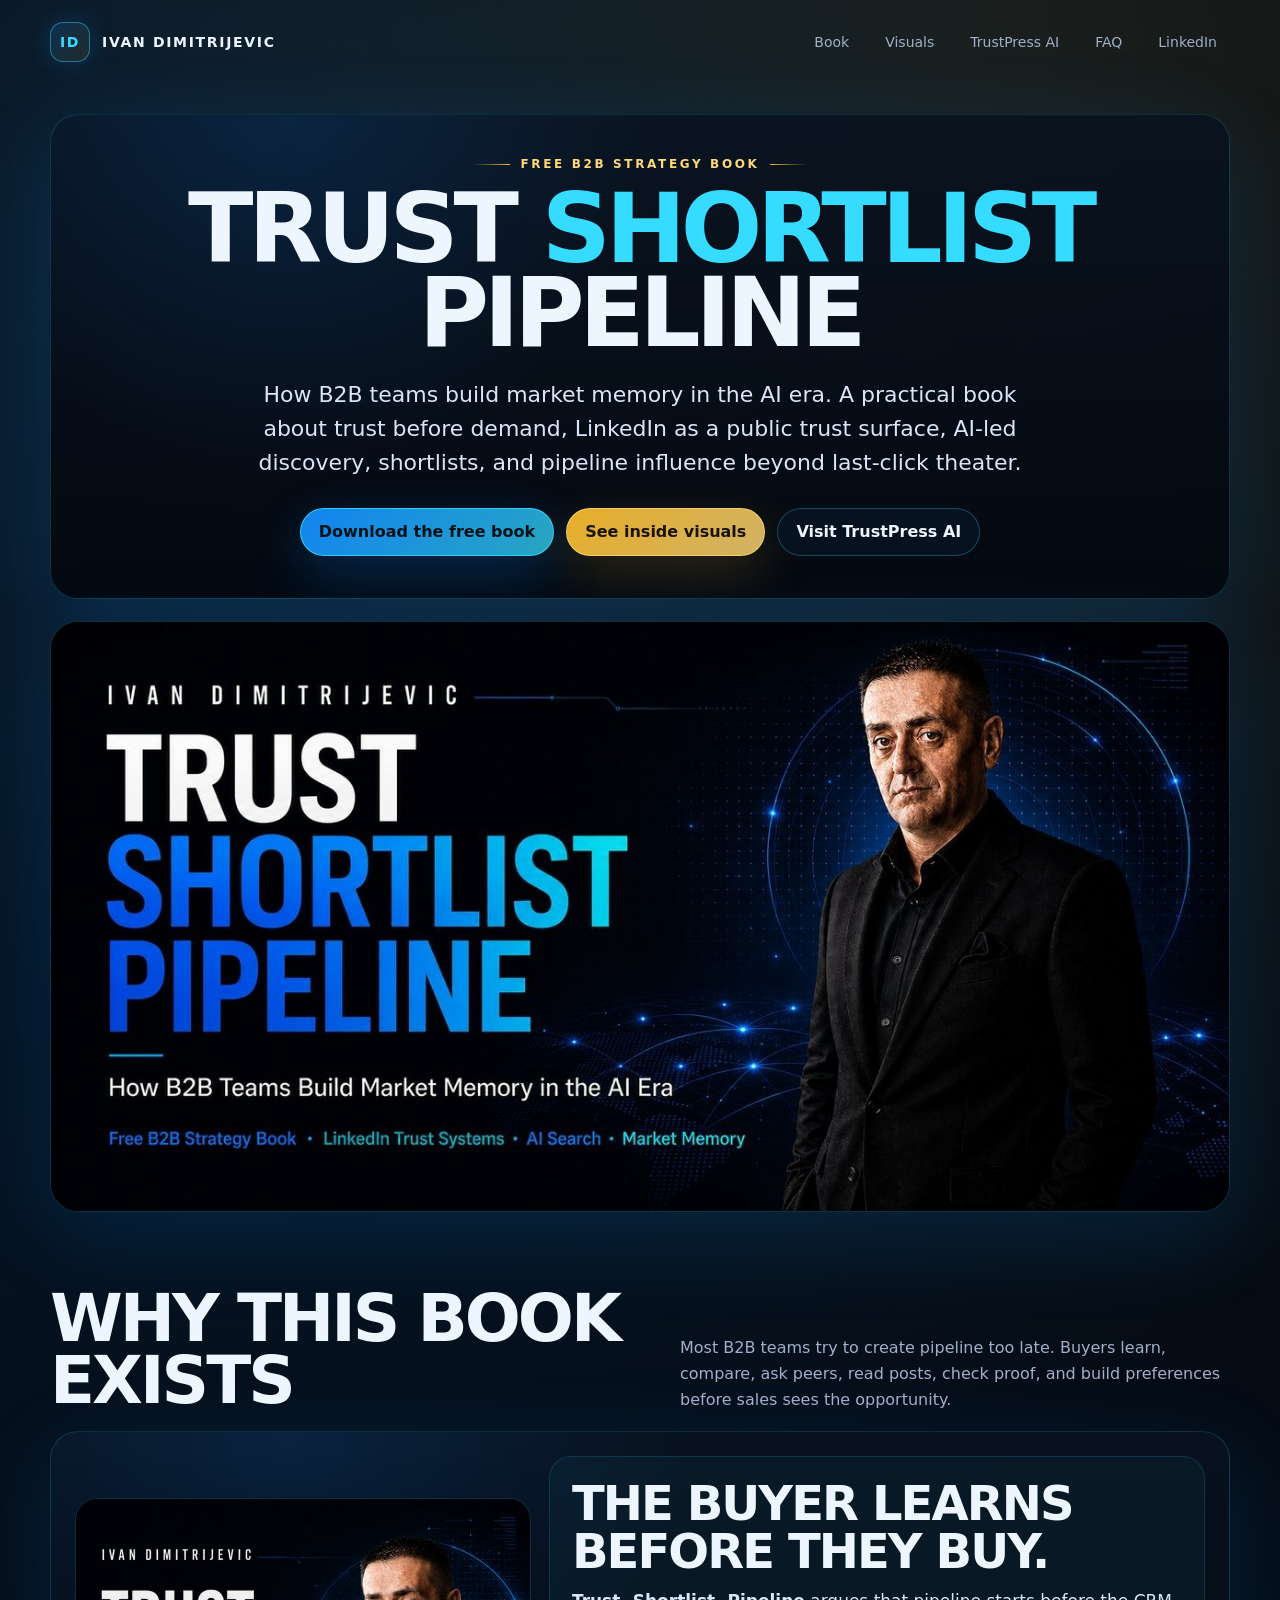
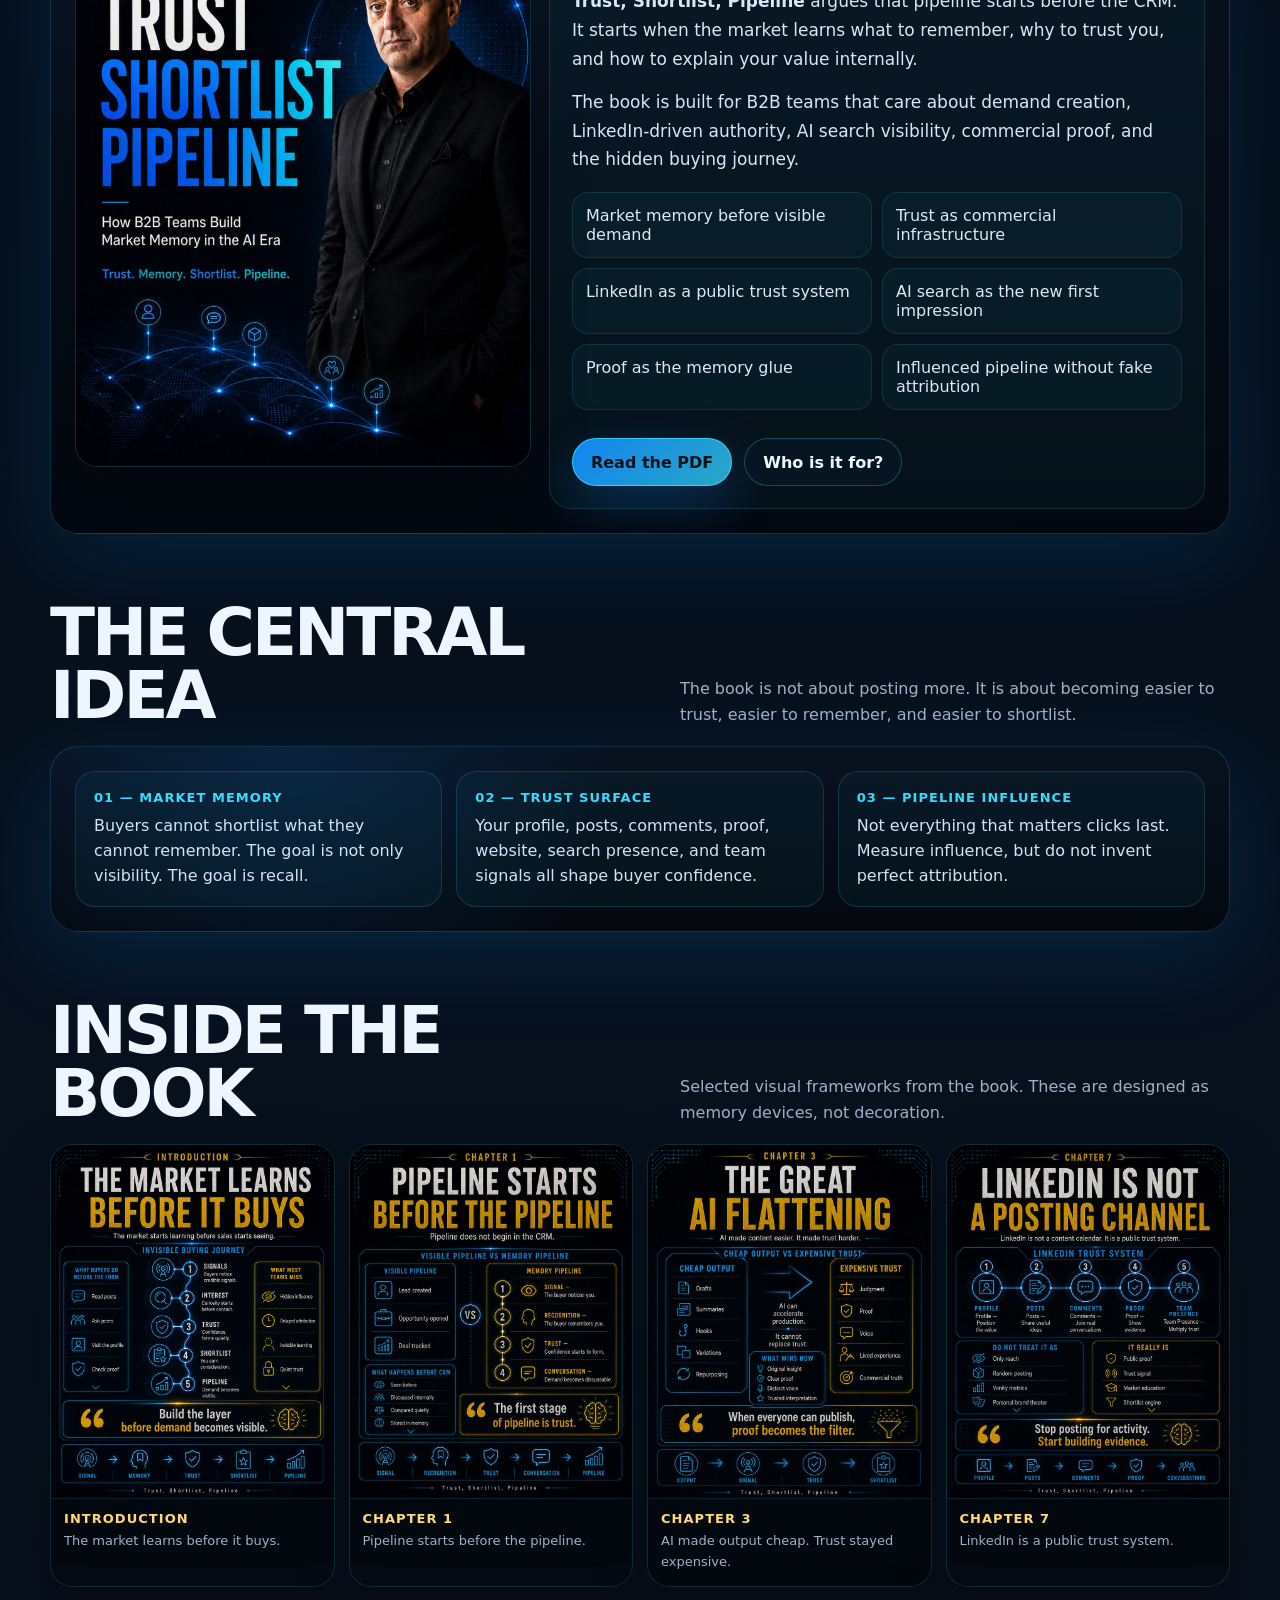
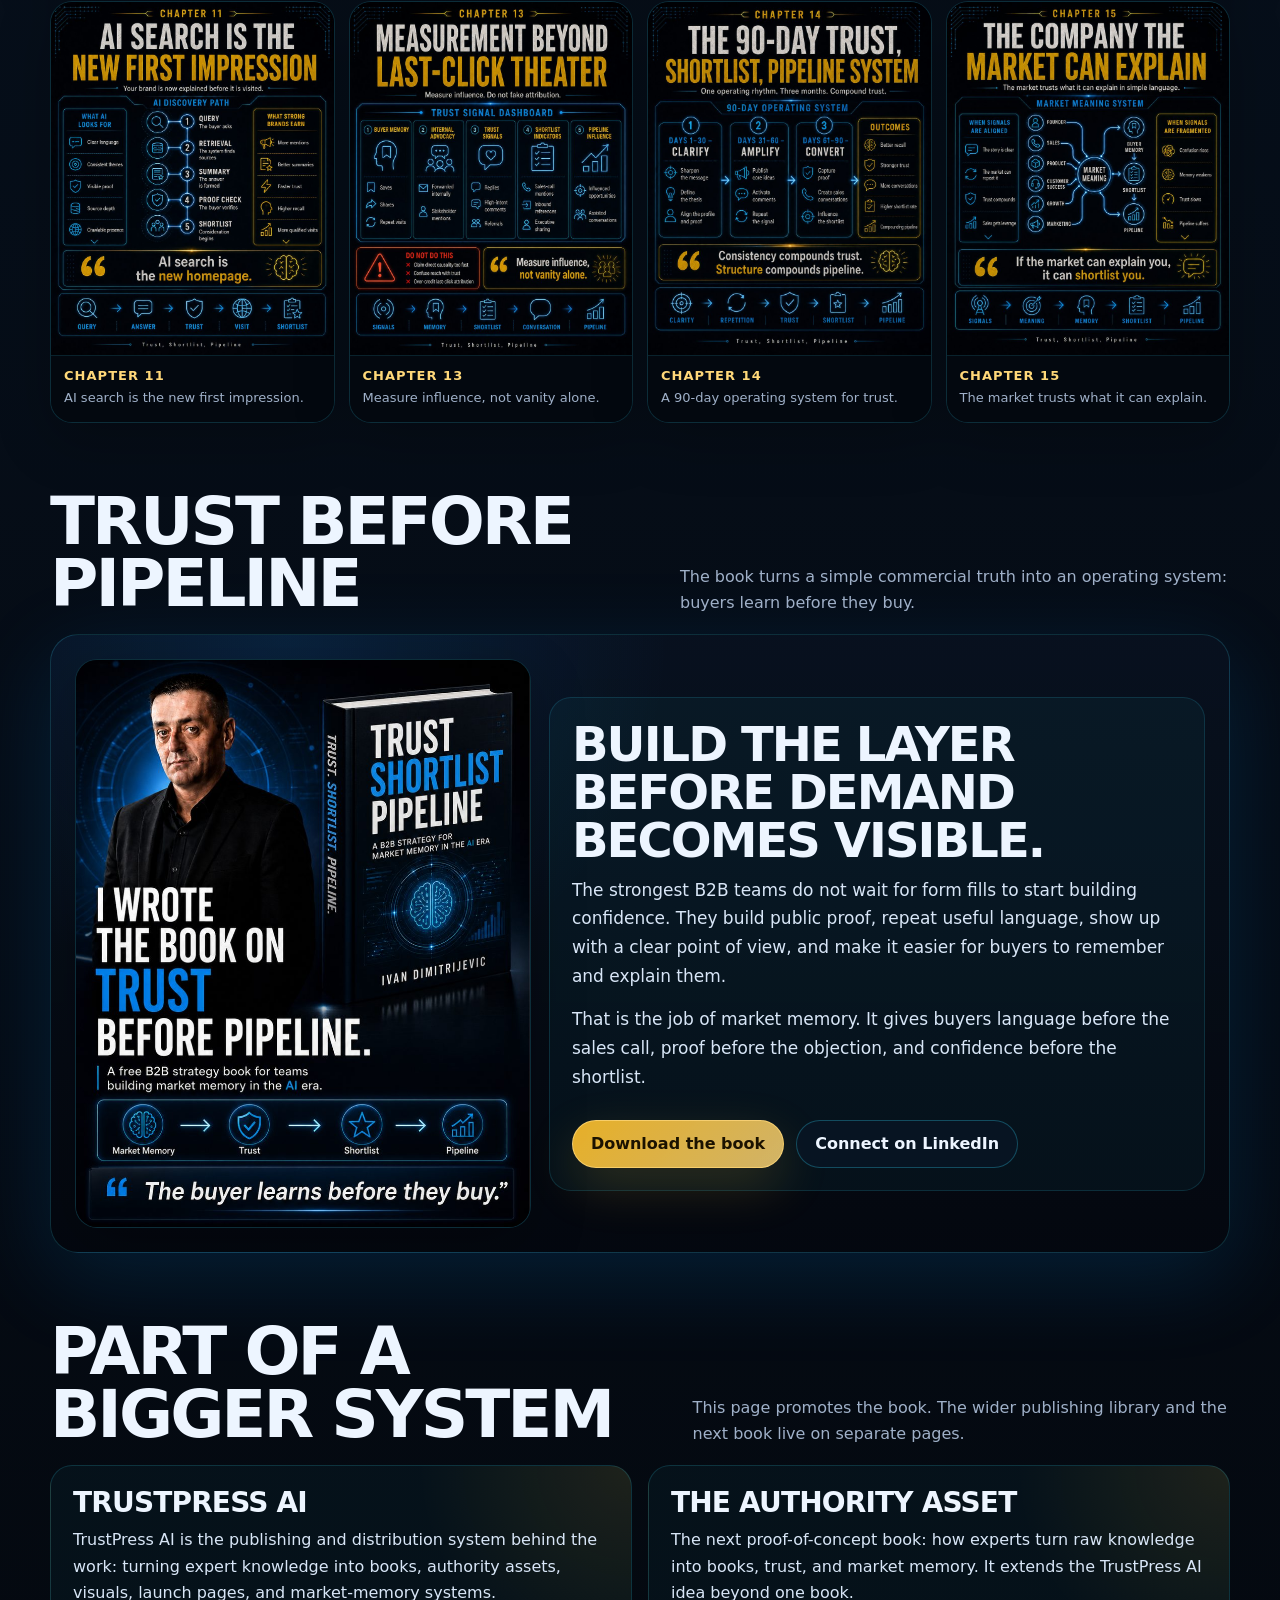
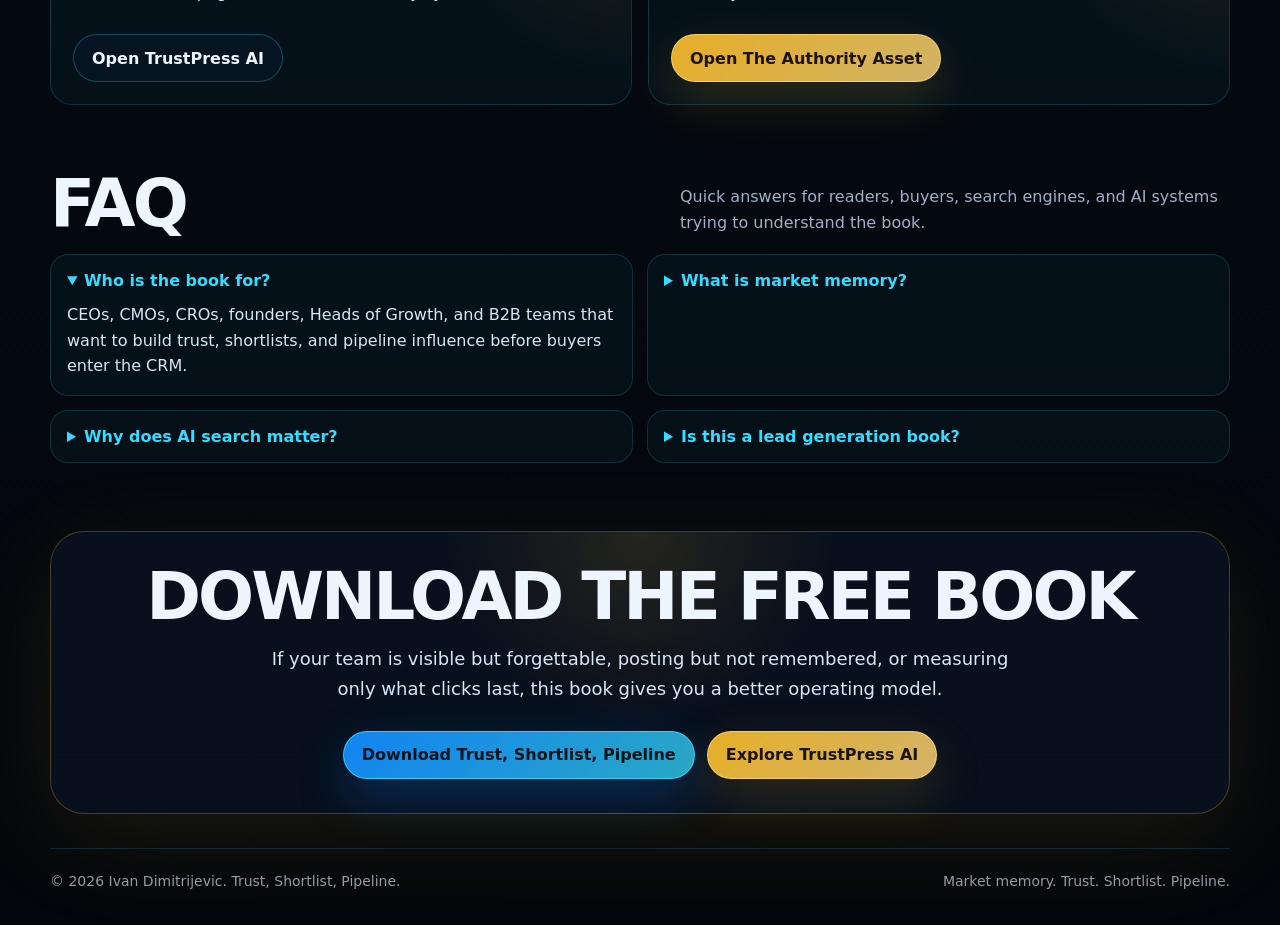
<file: index.html>
<!doctype html>
<html lang="en">
<head>
  <meta charset="utf-8" />
  <meta name="viewport" content="width=device-width, initial-scale=1" />

  <title>Trust, Shortlist, Pipeline — Free B2B Strategy Book by Ivan Dimitrijevic</title>
  <meta name="description" content="Download Trust, Shortlist, Pipeline, a free B2B strategy book by Ivan Dimitrijevic about market memory, trust, LinkedIn trust systems, AI search, shortlists, and influenced pipeline." />
  <link rel="canonical" href="https://ivandimitry.github.io/" />

  <meta property="og:title" content="Trust, Shortlist, Pipeline — Free B2B Strategy Book" />
  <meta property="og:description" content="How B2B teams build market memory in the AI era. A free strategy book by Ivan Dimitrijevic." />
  <meta property="og:type" content="website" />
  <meta property="og:url" content="https://ivandimitry.github.io/" />
  <meta property="og:image" content="https://ivandimitry.github.io/social-preview.jpg" />

  <meta name="twitter:card" content="summary_large_image" />
  <meta name="twitter:title" content="Trust, Shortlist, Pipeline — Free B2B Strategy Book" />
  <meta name="twitter:description" content="How B2B teams build market memory in the AI era." />
  <meta name="twitter:image" content="https://ivandimitry.github.io/social-preview.jpg" />

  <style>
    :root {
      --bg: #03060b;
      --panel: rgba(9, 18, 32, .86);
      --panel2: rgba(11, 27, 47, .72);
      --line: rgba(58, 219, 255, .18);
      --text: #edf5ff;
      --muted: #9fb0c8;
      --blue: #138cff;
      --cyan: #35dcff;
      --gold: #f0b629;
      --gold2: #ffd879;
      --radius: 28px;
      --shadow: 0 24px 90px rgba(0, 148, 255, .15);
      --max: 1180px;
    }

    * { box-sizing: border-box; }
    html { scroll-behavior: smooth; }
    body {
      margin: 0;
      color: var(--text);
      font-family: Inter, ui-sans-serif, system-ui, -apple-system, BlinkMacSystemFont, "Segoe UI", sans-serif;
      background:
        radial-gradient(circle at 18% 5%, rgba(19, 140, 255, .16), transparent 26%),
        radial-gradient(circle at 78% 0%, rgba(240, 182, 41, .10), transparent 24%),
        linear-gradient(180deg, #02050a 0%, #07111e 44%, #03060b 100%);
      overflow-x: hidden;
    }

    body::before {
      content: "";
      position: fixed;
      inset: 0;
      pointer-events: none;
      opacity: .42;
      background-image:
        linear-gradient(rgba(53, 220, 255, .04) 1px, transparent 1px),
        linear-gradient(90deg, rgba(53, 220, 255, .04) 1px, transparent 1px);
      background-size: 44px 44px;
      mask-image: radial-gradient(circle at center, black, transparent 76%);
    }

    a { color: inherit; text-decoration: none; }
    img { max-width: 100%; display: block; }

    .wrap {
      width: min(var(--max), calc(100% - 32px));
      margin: 0 auto;
      position: relative;
      z-index: 1;
    }

    .nav {
      display: flex;
      justify-content: space-between;
      align-items: center;
      gap: 16px;
      padding: 22px 0;
    }

    .brand {
      display: inline-flex;
      align-items: center;
      gap: 12px;
      font-weight: 900;
      text-transform: uppercase;
      letter-spacing: .12em;
      font-size: 14px;
    }

    .brand-mark {
      width: 40px;
      height: 40px;
      border-radius: 13px;
      display: grid;
      place-items: center;
      color: var(--cyan);
      border: 1px solid rgba(53, 220, 255, .45);
      background: linear-gradient(135deg, rgba(19, 140, 255, .18), rgba(240, 182, 41, .10));
      box-shadow: 0 0 24px rgba(19, 140, 255, .22);
    }

    .nav-links {
      display: flex;
      gap: 10px;
      flex-wrap: wrap;
      justify-content: flex-end;
      align-items: center;
    }

    .nav-links a {
      color: var(--muted);
      padding: 9px 12px;
      border-radius: 999px;
      font-size: 14px;
      border: 1px solid transparent;
    }

    .nav-links a:hover {
      color: var(--text);
      border-color: rgba(53, 220, 255, .24);
      background: rgba(53, 220, 255, .06);
    }

    .hero {
      padding: 30px 0 42px;
      display: grid;
      grid-template-columns: 1fr;
      gap: 22px;
      align-items: stretch;
    }

    .hero-copy,
    .hero-card,
    .panel {
      border: 1px solid var(--line);
      border-radius: var(--radius);
      background:
        radial-gradient(circle at 20% 0%, rgba(19, 140, 255, .14), transparent 34%),
        linear-gradient(180deg, rgba(9, 18, 32, .86), rgba(4, 8, 15, .94));
      box-shadow: var(--shadow);
      overflow: hidden;
    }

    .hero-copy {
      padding: clamp(26px, 4vw, 42px);
      display: flex;
      flex-direction: column;
      justify-content: center;
      text-align: center;
      align-items: center;
    }

    .eyebrow {
      display: inline-flex;
      align-items: center;
      gap: 10px;
      color: var(--gold2);
      text-transform: uppercase;
      font-size: 12px;
      font-weight: 900;
      letter-spacing: .22em;
      margin-bottom: 16px;
    }

    .eyebrow::before,
    .eyebrow::after {
      content: "";
      width: 38px;
      height: 1px;
      background: linear-gradient(90deg, transparent, var(--gold));
    }

    .eyebrow::after { background: linear-gradient(90deg, var(--gold), transparent); }

    h1 {
      margin: 0;
      font-size: clamp(46px, 8vw, 96px);
      line-height: .88;
      letter-spacing: -.055em;
      text-transform: uppercase;
    }

    .blue { color: var(--cyan); }
    .gold { color: var(--gold); }

    .hero-copy p {
      color: #d8e6f7;
      font-size: clamp(18px, 2vw, 22px);
      line-height: 1.54;
      margin: 22px auto 0;
      max-width: 820px;
    }

    .hero-card {
      min-height: 100%;
      display: grid;
      align-items: center;
      background: #050b13;
    }

    .hero-card img {
      width: 100%;
      height: auto;
      object-fit: contain;
      min-height: 0;
    }

    .actions {
      display: flex;
      gap: 12px;
      flex-wrap: wrap;
      margin-top: 28px;
    }

    .hero-copy .actions {
      justify-content: center;
    }

    .btn {
      display: inline-flex;
      align-items: center;
      justify-content: center;
      min-height: 48px;
      padding: 13px 18px;
      border-radius: 999px;
      font-weight: 850;
      border: 1px solid rgba(53, 220, 255, .28);
      background: rgba(9, 22, 38, .76);
      transition: .18s ease;
    }

    .btn:hover {
      transform: translateY(-2px);
      border-color: rgba(53, 220, 255, .74);
      background: rgba(13, 34, 56, .88);
    }

    .btn.primary {
      background: linear-gradient(135deg, rgba(19, 140, 255, .94), rgba(53, 220, 255, .75));
      color: #02131a;
      border-color: rgba(53, 220, 255, .84);
      box-shadow: 0 18px 50px rgba(19, 140, 255, .26);
    }

    .btn.gold {
      background: linear-gradient(135deg, rgba(240, 182, 41, .96), rgba(255, 216, 121, .82));
      color: #1b1200;
      border-color: rgba(255, 216, 121, .76);
      box-shadow: 0 18px 50px rgba(240, 182, 41, .18);
    }

    section { padding: 34px 0; }

    .section-head {
      display: flex;
      justify-content: space-between;
      align-items: end;
      gap: 20px;
      margin-bottom: 18px;
    }

    h2 {
      margin: 0;
      font-size: clamp(32px, 5.5vw, 66px);
      line-height: .95;
      letter-spacing: -.045em;
      text-transform: uppercase;
    }

    .section-head p {
      color: var(--muted);
      line-height: 1.62;
      max-width: 550px;
      margin: 0;
    }

    .panel-body { padding: 24px; }

    .idea-grid {
      display: grid;
      grid-template-columns: repeat(3, 1fr);
      gap: 14px;
    }

    .idea-card {
      border: 1px solid rgba(53, 220, 255, .16);
      border-radius: 20px;
      padding: 18px;
      background: rgba(53, 220, 255, .045);
    }

    .idea-card strong {
      display: block;
      color: var(--cyan);
      text-transform: uppercase;
      letter-spacing: .08em;
      font-size: 13px;
      margin-bottom: 8px;
    }

    .idea-card p {
      margin: 0;
      color: #d4e3f6;
      line-height: 1.58;
    }

    .feature {
      display: grid;
      grid-template-columns: .82fr 1.18fr;
      gap: 18px;
      align-items: center;
    }

    .cover-wrap,
    .poster-wrap,
    .visual-card {
      border: 1px solid rgba(53, 220, 255, .16);
      border-radius: 22px;
      overflow: hidden;
      background: #050b13;
      box-shadow: 0 18px 55px rgba(0,0,0,.24);
    }

    .cover-wrap img,
    .poster-wrap img,
    .visual-card img { width: 100%; height: auto; }

    .feature-copy {
      border: 1px solid rgba(53, 220, 255, .14);
      border-radius: 22px;
      padding: 22px;
      background: rgba(53, 220, 255, .045);
    }

    .feature-copy h3 {
      margin: 0 0 12px;
      font-size: clamp(28px, 4vw, 48px);
      line-height: 1;
      letter-spacing: -.04em;
      text-transform: uppercase;
    }

    .feature-copy p {
      margin: 0 0 14px;
      color: #d8e6f7;
      line-height: 1.7;
      font-size: 17px;
    }

    .bullets {
      display: grid;
      grid-template-columns: 1fr 1fr;
      gap: 10px;
      margin-top: 18px;
    }

    .bullet {
      border: 1px solid rgba(53, 220, 255, .13);
      border-radius: 16px;
      padding: 13px;
      color: #dce9f8;
      background: rgba(53, 220, 255, .04);
    }

    .visual-grid {
      display: grid;
      grid-template-columns: repeat(4, 1fr);
      gap: 14px;
    }

    .visual-card {
      position: relative;
      transition: transform .18s ease, border-color .18s ease;
    }

    .visual-card:hover {
      transform: translateY(-3px);
      border-color: rgba(53, 220, 255, .48);
    }

    .visual-caption {
      padding: 12px 13px 14px;
      border-top: 1px solid rgba(53, 220, 255, .12);
      background: rgba(4, 8, 15, .72);
    }

    .visual-caption strong {
      display: block;
      font-size: 13px;
      color: var(--gold2);
      text-transform: uppercase;
      letter-spacing: .08em;
      margin-bottom: 4px;
    }

    .visual-caption span {
      color: var(--muted);
      font-size: 13px;
      line-height: 1.45;
    }

    .ecosystem-grid {
      display: grid;
      grid-template-columns: repeat(2, 1fr);
      gap: 16px;
    }

    .ecosystem-card {
      border: 1px solid rgba(53, 220, 255, .16);
      border-radius: 22px;
      padding: 22px;
      background:
        radial-gradient(circle at top right, rgba(240, 182, 41, .10), transparent 34%),
        rgba(53, 220, 255, .04);
    }

    .ecosystem-card h3 {
      margin: 0 0 10px;
      font-size: 28px;
      line-height: 1.05;
      text-transform: uppercase;
      letter-spacing: -.03em;
    }

    .ecosystem-card p {
      margin: 0;
      color: #d8e6f7;
      line-height: 1.65;
    }

    .faq-grid {
      display: grid;
      grid-template-columns: repeat(2, 1fr);
      gap: 14px;
    }

    details {
      border: 1px solid rgba(53, 220, 255, .16);
      border-radius: 18px;
      padding: 16px;
      background: rgba(53, 220, 255, .04);
    }

    summary {
      cursor: pointer;
      color: var(--cyan);
      font-weight: 850;
    }

    details p {
      color: #d8e6f7;
      line-height: 1.6;
      margin: 12px 0 0;
    }

    .cta-box {
      border: 1px solid rgba(240, 182, 41, .28);
      border-radius: 34px;
      padding: 34px;
      text-align: center;
      background:
        radial-gradient(circle at top center, rgba(240, 182, 41, .13), transparent 30%),
        rgba(9, 18, 32, .86);
      box-shadow: 0 28px 100px rgba(240, 182, 41, .10);
    }

    .cta-box p {
      max-width: 780px;
      margin: 16px auto 0;
      color: #d8e6f7;
      font-size: 18px;
      line-height: 1.62;
    }

    .cta-box .actions { justify-content: center; }

    footer {
      border-top: 1px solid rgba(53, 220, 255, .14);
      color: rgba(237,245,255,.62);
      padding: 24px 0 36px;
      font-size: 14px;
    }

    .footer-row {
      display: flex;
      justify-content: space-between;
      gap: 14px;
      flex-wrap: wrap;
    }

    @media (max-width: 980px) {
      .hero,
      .feature,
      .ecosystem-grid { grid-template-columns: 1fr; }
      .section-head { align-items: start; flex-direction: column; }
      .idea-grid { grid-template-columns: 1fr; }
      .visual-grid { grid-template-columns: repeat(2, 1fr); }
      .faq-grid { grid-template-columns: 1fr; }
    }

    @media (max-width: 640px) {
      .wrap { width: min(100% - 20px, var(--max)); }
      .nav { align-items: flex-start; flex-direction: column; }
      .nav-links { justify-content: flex-start; }
      .actions .btn { width: 100%; }
      .visual-grid { grid-template-columns: 1fr; }
      .bullets { grid-template-columns: 1fr; }
      .panel-body, .cta-box, .hero-copy { padding: 20px; }
    }
  </style>

  <script type="application/ld+json">
  {
    "@context": "https://schema.org",
    "@graph": [
      {
        "@type": "Book",
        "@id": "https://ivandimitry.github.io/#book",
        "name": "Trust, Shortlist, Pipeline",
        "headline": "Trust, Shortlist, Pipeline: How B2B Teams Build Market Memory in the AI Era",
        "description": "A free B2B strategy book about market memory, trust, LinkedIn trust systems, AI search, shortlists, and influenced pipeline.",
        "author": {
          "@type": "Person",
          "name": "Ivan Dimitrijevic",
          "url": "https://ivandimitry.github.io/"
        },
        "url": "https://ivandimitry.github.io/",
        "image": "https://ivandimitry.github.io/book-cover-trust-shortlist-pipeline.jpg",
        "inLanguage": "en",
        "datePublished": "2026",
        "keywords": "B2B marketing, market memory, trust, LinkedIn, AI search, demand generation, influenced pipeline, shortlists"
      },
      {
        "@type": "WebPage",
        "@id": "https://ivandimitry.github.io/#webpage",
        "url": "https://ivandimitry.github.io/",
        "name": "Trust, Shortlist, Pipeline — Free B2B Strategy Book",
        "isPartOf": {
          "@type": "WebSite",
          "name": "Ivan Dimitrijevic",
          "url": "https://ivandimitry.github.io/"
        },
        "about": {
          "@id": "https://ivandimitry.github.io/#book"
        }
      },
      {
        "@type": "FAQPage",
        "@id": "https://ivandimitry.github.io/#faq",
        "mainEntity": [
          {
            "@type": "Question",
            "name": "Who is Trust, Shortlist, Pipeline for?",
            "acceptedAnswer": {
              "@type": "Answer",
              "text": "The book is for CEOs, CMOs, CROs, founders, Heads of Growth, and B2B teams that want to build trust, market memory, and pipeline influence before buyers enter the CRM."
            }
          },
          {
            "@type": "Question",
            "name": "What is market memory?",
            "acceptedAnswer": {
              "@type": "Answer",
              "text": "Market memory is what buyers remember about a company when the company is not in the room. It shapes trust, shortlists, and sales conversations before demand becomes visible."
            }
          }
        ]
      }
    ]
  }
  </script>
</head>

<body>
  <div class="wrap">
    <header class="nav" aria-label="Site header">
      <a class="brand" href="https://ivandimitry.github.io/" aria-label="Ivan Dimitrijevic home">
        <span class="brand-mark">ID</span>
        <span>Ivan Dimitrijevic</span>
      </a>
      <nav class="nav-links" aria-label="Page navigation">
        <a href="#book">Book</a>
        <a href="#visuals">Visuals</a>
        <a href="#ecosystem">TrustPress AI</a>
        <a href="#faq">FAQ</a>
        <a href="https://www.linkedin.com/in/ivandimitrijevic/">LinkedIn</a>
      </nav>
    </header>

    <main>
      <section class="hero" aria-labelledby="hero-title">
        <div class="hero-copy">
          <div class="eyebrow">Free B2B strategy book</div>
          <h1 id="hero-title">Trust <span class="blue">Shortlist</span> Pipeline</h1>
          <p>
            How B2B teams build market memory in the AI era. A practical book about trust before demand, LinkedIn as a public trust surface, AI-led discovery, shortlists, and pipeline influence beyond last-click theater.
          </p>
          <div class="actions">
            <a class="btn primary" href="trust-shortlist-pipeline-book.pdf">Download the free book</a>
            <a class="btn gold" href="#visuals">See inside visuals</a>
            <a class="btn" href="https://ivandimitry.github.io/trustpress-ai/">Visit TrustPress AI</a>
          </div>
        </div>

        <div class="hero-card">
          <img src="hero-trust-shortlist-pipeline.jpg" alt="Trust, Shortlist, Pipeline book preview by Ivan Dimitrijevic" />
        </div>
      </section>

      <section id="book" aria-labelledby="book-title">
        <div class="section-head">
          <h2 id="book-title">Why this book exists</h2>
          <p>Most B2B teams try to create pipeline too late. Buyers learn, compare, ask peers, read posts, check proof, and build preferences before sales sees the opportunity.</p>
        </div>

        <div class="panel">
          <div class="panel-body">
            <div class="feature">
              <div class="cover-wrap">
                <img src="book-cover-trust-shortlist-pipeline.jpg" alt="Book cover for Trust, Shortlist, Pipeline" />
              </div>
              <div class="feature-copy">
                <h3>The buyer learns before they buy.</h3>
                <p>
                  <strong>Trust, Shortlist, Pipeline</strong> argues that pipeline starts before the CRM. It starts when the market learns what to remember, why to trust you, and how to explain your value internally.
                </p>
                <p>
                  The book is built for B2B teams that care about demand creation, LinkedIn-driven authority, AI search visibility, commercial proof, and the hidden buying journey.
                </p>
                <div class="bullets">
                  <div class="bullet">Market memory before visible demand</div>
                  <div class="bullet">Trust as commercial infrastructure</div>
                  <div class="bullet">LinkedIn as a public trust system</div>
                  <div class="bullet">AI search as the new first impression</div>
                  <div class="bullet">Proof as the memory glue</div>
                  <div class="bullet">Influenced pipeline without fake attribution</div>
                </div>
                <div class="actions">
                  <a class="btn primary" href="trust-shortlist-pipeline-book.pdf">Read the PDF</a>
                  <a class="btn" href="#faq">Who is it for?</a>
                </div>
              </div>
            </div>
          </div>
        </div>
      </section>

      <section aria-labelledby="central-idea-title">
        <div class="section-head">
          <h2 id="central-idea-title">The central idea</h2>
          <p>The book is not about posting more. It is about becoming easier to trust, easier to remember, and easier to shortlist.</p>
        </div>

        <div class="panel">
          <div class="panel-body">
            <div class="idea-grid">
              <div class="idea-card">
                <strong>01 — Market memory</strong>
                <p>Buyers cannot shortlist what they cannot remember. The goal is not only visibility. The goal is recall.</p>
              </div>
              <div class="idea-card">
                <strong>02 — Trust surface</strong>
                <p>Your profile, posts, comments, proof, website, search presence, and team signals all shape buyer confidence.</p>
              </div>
              <div class="idea-card">
                <strong>03 — Pipeline influence</strong>
                <p>Not everything that matters clicks last. Measure influence, but do not invent perfect attribution.</p>
              </div>
            </div>
          </div>
        </div>
      </section>

      <section id="visuals" aria-labelledby="visuals-title">
        <div class="section-head">
          <h2 id="visuals-title">Inside the book</h2>
          <p>Selected visual frameworks from the book. These are designed as memory devices, not decoration.</p>
        </div>

        <div class="visual-grid">
          <article class="visual-card">
            <img loading="lazy" src="visual-introduction.jpg" alt="The Market Learns Before It Buys visual framework" />
            <div class="visual-caption"><strong>Introduction</strong><span>The market learns before it buys.</span></div>
          </article>
          <article class="visual-card">
            <img loading="lazy" src="visual-chapter-1.jpg" alt="Pipeline Starts Before the Pipeline visual framework" />
            <div class="visual-caption"><strong>Chapter 1</strong><span>Pipeline starts before the pipeline.</span></div>
          </article>
          <article class="visual-card">
            <img loading="lazy" src="visual-chapter-3.jpg" alt="The Great AI Flattening visual framework" />
            <div class="visual-caption"><strong>Chapter 3</strong><span>AI made output cheap. Trust stayed expensive.</span></div>
          </article>
          <article class="visual-card">
            <img loading="lazy" src="visual-chapter-7.jpg" alt="LinkedIn is not a posting channel visual framework" />
            <div class="visual-caption"><strong>Chapter 7</strong><span>LinkedIn is a public trust system.</span></div>
          </article>
          <article class="visual-card">
            <img loading="lazy" src="visual-chapter-11.jpg" alt="AI Search is the New First Impression visual framework" />
            <div class="visual-caption"><strong>Chapter 11</strong><span>AI search is the new first impression.</span></div>
          </article>
          <article class="visual-card">
            <img loading="lazy" src="visual-chapter-13.jpg" alt="Measurement Beyond Last-Click Theater visual framework" />
            <div class="visual-caption"><strong>Chapter 13</strong><span>Measure influence, not vanity alone.</span></div>
          </article>
          <article class="visual-card">
            <img loading="lazy" src="visual-chapter-14.jpg" alt="The 90-Day Trust, Shortlist, Pipeline System visual framework" />
            <div class="visual-caption"><strong>Chapter 14</strong><span>A 90-day operating system for trust.</span></div>
          </article>
          <article class="visual-card">
            <img loading="lazy" src="visual-chapter-15.jpg" alt="The Company the Market Can Explain visual framework" />
            <div class="visual-caption"><strong>Chapter 15</strong><span>The market trusts what it can explain.</span></div>
          </article>
        </div>
      </section>

      <section aria-labelledby="poster-title">
        <div class="section-head">
          <h2 id="poster-title">Trust before pipeline</h2>
          <p>The book turns a simple commercial truth into an operating system: buyers learn before they buy.</p>
        </div>

        <div class="panel">
          <div class="panel-body">
            <div class="feature">
              <div class="poster-wrap">
                <img loading="lazy" src="poster-trust-before-pipeline.jpg" alt="Trust before pipeline promotional poster" />
              </div>
              <div class="feature-copy">
                <h3>Build the layer before demand becomes visible.</h3>
                <p>
                  The strongest B2B teams do not wait for form fills to start building confidence. They build public proof, repeat useful language, show up with a clear point of view, and make it easier for buyers to remember and explain them.
                </p>
                <p>
                  That is the job of market memory. It gives buyers language before the sales call, proof before the objection, and confidence before the shortlist.
                </p>
                <div class="actions">
                  <a class="btn gold" href="trust-shortlist-pipeline-book.pdf">Download the book</a>
                  <a class="btn" href="https://www.linkedin.com/in/ivandimitrijevic/">Connect on LinkedIn</a>
                </div>
              </div>
            </div>
          </div>
        </div>
      </section>

      <section id="ecosystem" aria-labelledby="ecosystem-title">
        <div class="section-head">
          <h2 id="ecosystem-title">Part of a bigger system</h2>
          <p>This page promotes the book. The wider publishing library and the next book live on separate pages.</p>
        </div>

        <div class="ecosystem-grid">
          <article class="ecosystem-card">
            <h3>TrustPress AI</h3>
            <p>
              TrustPress AI is the publishing and distribution system behind the work: turning expert knowledge into books, authority assets, visuals, launch pages, and market-memory systems.
            </p>
            <div class="actions">
              <a class="btn" href="https://ivandimitry.github.io/trustpress-ai/">Open TrustPress AI</a>
            </div>
          </article>
          <article class="ecosystem-card">
            <h3>The Authority Asset</h3>
            <p>
              The next proof-of-concept book: how experts turn raw knowledge into books, trust, and market memory. It extends the TrustPress AI idea beyond one book.
            </p>
            <div class="actions">
              <a class="btn gold" href="https://ivandimitry.github.io/authority-asset/">Open The Authority Asset</a>
            </div>
          </article>
        </div>
      </section>

      <section id="faq" aria-labelledby="faq-title">
        <div class="section-head">
          <h2 id="faq-title">FAQ</h2>
          <p>Quick answers for readers, buyers, search engines, and AI systems trying to understand the book.</p>
        </div>

        <div class="faq-grid">
          <details open>
            <summary>Who is the book for?</summary>
            <p>CEOs, CMOs, CROs, founders, Heads of Growth, and B2B teams that want to build trust, shortlists, and pipeline influence before buyers enter the CRM.</p>
          </details>
          <details>
            <summary>What is market memory?</summary>
            <p>Market memory is what buyers remember about you when you are not in the room. It shapes trust, internal conversations, shortlists, and buying momentum.</p>
          </details>
          <details>
            <summary>Why does AI search matter?</summary>
            <p>AI tools increasingly summarize brands, experts, and options before people visit a website. Clear language, proof, and crawlable assets make you easier to understand and recommend.</p>
          </details>
          <details>
            <summary>Is this a lead generation book?</summary>
            <p>No. It is about the trust layer before visible demand: public proof, repeatable ideas, LinkedIn trust systems, long-form authority, and influenced pipeline.</p>
          </details>
        </div>
      </section>

      <section class="cta" aria-labelledby="cta-title">
        <div class="cta-box">
          <h2 id="cta-title">Download the free book</h2>
          <p>
            If your team is visible but forgettable, posting but not remembered, or measuring only what clicks last, this book gives you a better operating model.
          </p>
          <div class="actions">
            <a class="btn primary" href="trust-shortlist-pipeline-book.pdf">Download Trust, Shortlist, Pipeline</a>
            <a class="btn gold" href="https://ivandimitry.github.io/trustpress-ai/">Explore TrustPress AI</a>
          </div>
        </div>
      </section>
    </main>

    <footer>
      <div class="footer-row">
        <span>© 2026 Ivan Dimitrijevic. Trust, Shortlist, Pipeline.</span>
        <span>Market memory. Trust. Shortlist. Pipeline.</span>
      </div>
    </footer>
  </div>
</body>
</html>
</file>
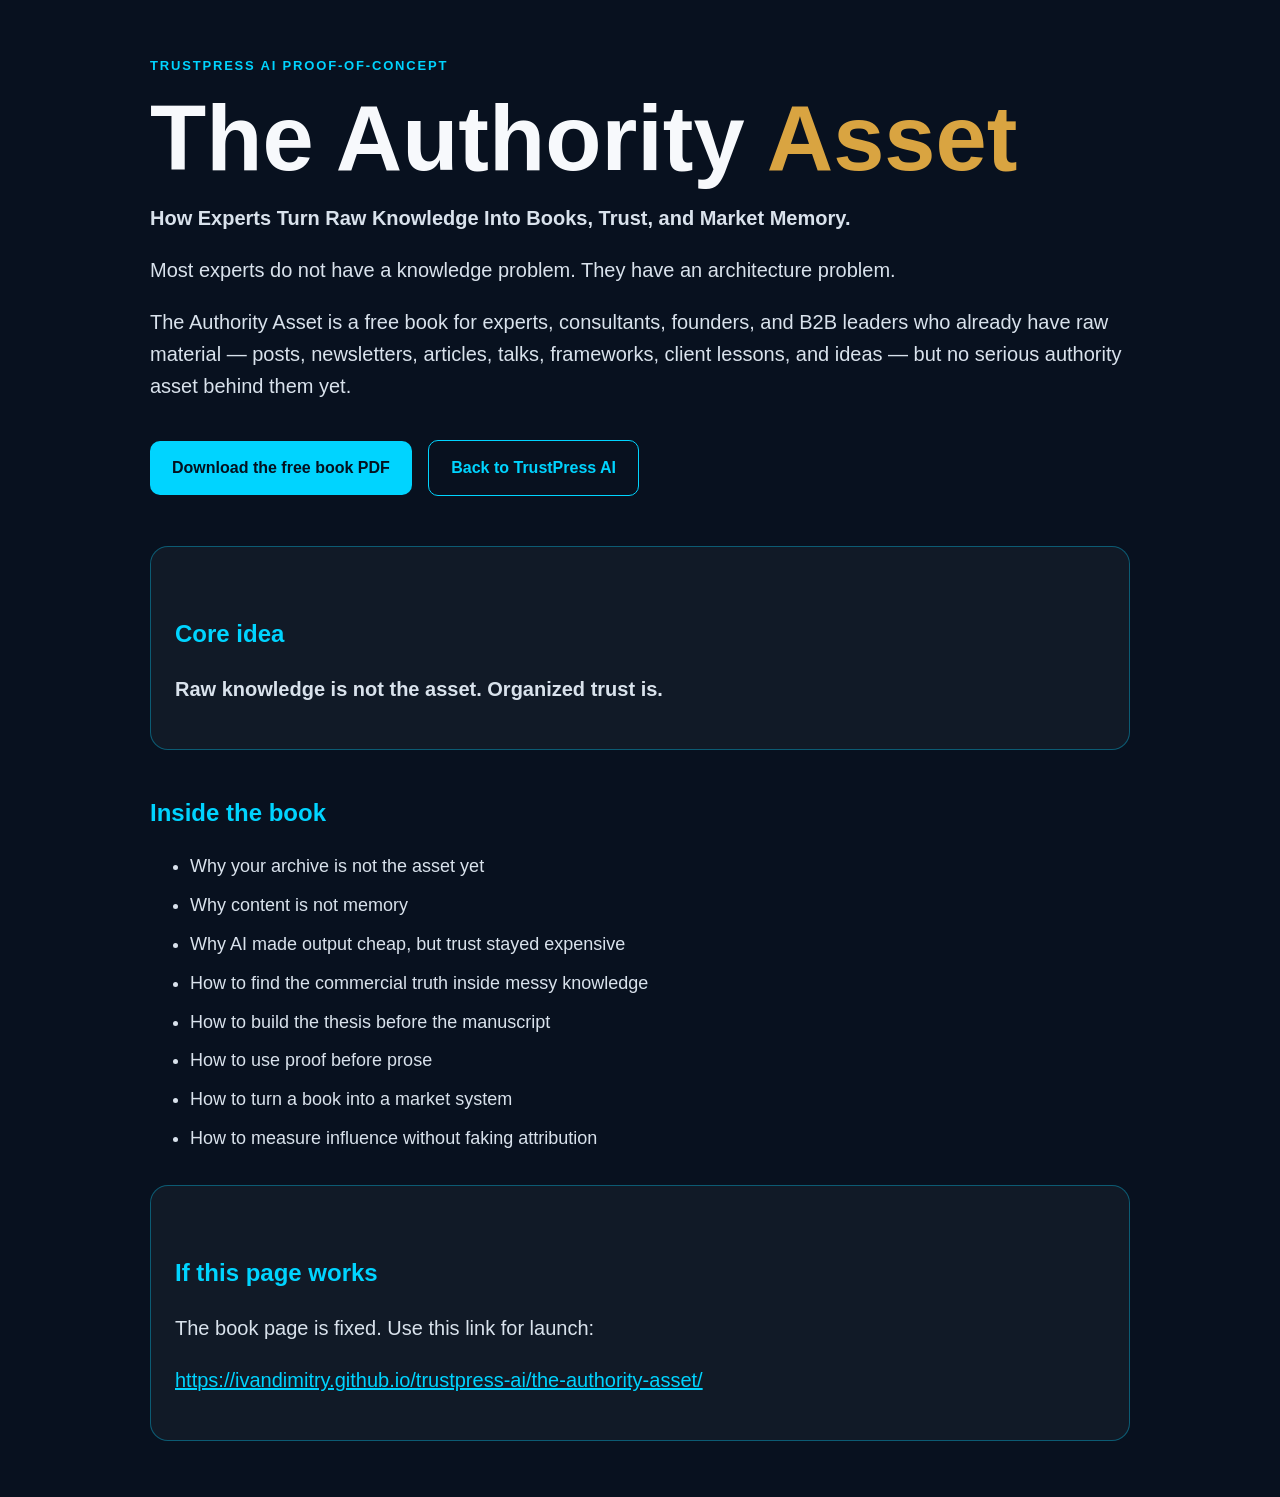
<file: trustpress-ai/index.html>
<!doctype html>
<html lang="en">
<head>
  <meta charset="utf-8">
  <meta name="viewport" content="width=device-width, initial-scale=1">
  <title>The Authority Asset | TrustPress AI</title>
  <meta name="description" content="The Authority Asset: How Experts Turn Raw Knowledge Into Books, Trust, and Market Memory. A TrustPress AI proof-of-concept.">
  <style>
    body {
      margin: 0;
      font-family: Arial, sans-serif;
      background: #08111F;
      color: #F7F9FC;
      line-height: 1.6;
    }
    .wrap {
      max-width: 980px;
      margin: 0 auto;
      padding: 56px 24px;
    }
    .badge {
      color: #00D4FF;
      text-transform: uppercase;
      letter-spacing: .14em;
      font-size: 13px;
      font-weight: 700;
    }
    h1 {
      font-size: clamp(48px, 8vw, 92px);
      line-height: .95;
      margin: 18px 0;
    }
    h1 span {
      color: #D9A441;
    }
    h2 {
      color: #00D4FF;
      margin-top: 44px;
    }
    p {
      font-size: 20px;
      color: #D9E2EC;
    }
    .cta {
      display: inline-block;
      margin: 18px 12px 18px 0;
      padding: 14px 22px;
      border-radius: 10px;
      background: #00D4FF;
      color: #04111F;
      text-decoration: none;
      font-weight: 800;
    }
    .cta.secondary {
      background: transparent;
      border: 1px solid #00D4FF;
      color: #00D4FF;
    }
    .box {
      border: 1px solid rgba(0,212,255,.35);
      background: rgba(255,255,255,.04);
      border-radius: 18px;
      padding: 24px;
      margin-top: 32px;
    }
    li {
      margin: 10px 0;
      font-size: 18px;
      color: #D9E2EC;
    }
    a { color: #00D4FF; }
  </style>
</head>
<body>
  <main class="wrap">
    <div class="badge">TrustPress AI Proof-of-Concept</div>

    <h1>The Authority <span>Asset</span></h1>

    <p><strong>How Experts Turn Raw Knowledge Into Books, Trust, and Market Memory.</strong></p>

    <p>
      Most experts do not have a knowledge problem.
      They have an architecture problem.
    </p>

    <p>
      The Authority Asset is a free book for experts, consultants, founders,
      and B2B leaders who already have raw material — posts, newsletters,
      articles, talks, frameworks, client lessons, and ideas — but no serious
      authority asset behind them yet.
    </p>

    <a class="cta" href="./the-authority-asset.pdf">Download the free book PDF</a>
    <a class="cta secondary" href="../">Back to TrustPress AI</a>

    <section class="box">
      <h2>Core idea</h2>
      <p><strong>Raw knowledge is not the asset. Organized trust is.</strong></p>
    </section>

    <section>
      <h2>Inside the book</h2>
      <ul>
        <li>Why your archive is not the asset yet</li>
        <li>Why content is not memory</li>
        <li>Why AI made output cheap, but trust stayed expensive</li>
        <li>How to find the commercial truth inside messy knowledge</li>
        <li>How to build the thesis before the manuscript</li>
        <li>How to use proof before prose</li>
        <li>How to turn a book into a market system</li>
        <li>How to measure influence without faking attribution</li>
      </ul>
    </section>

    <section class="box">
      <h2>If this page works</h2>
      <p>
        The book page is fixed. Use this link for launch:
      </p>
      <p>
        <a href="https://ivandimitry.github.io/trustpress-ai/the-authority-asset/">
          https://ivandimitry.github.io/trustpress-ai/the-authority-asset/
        </a>
      </p>
    </section>
  </main>
</body>
</html>
</file>
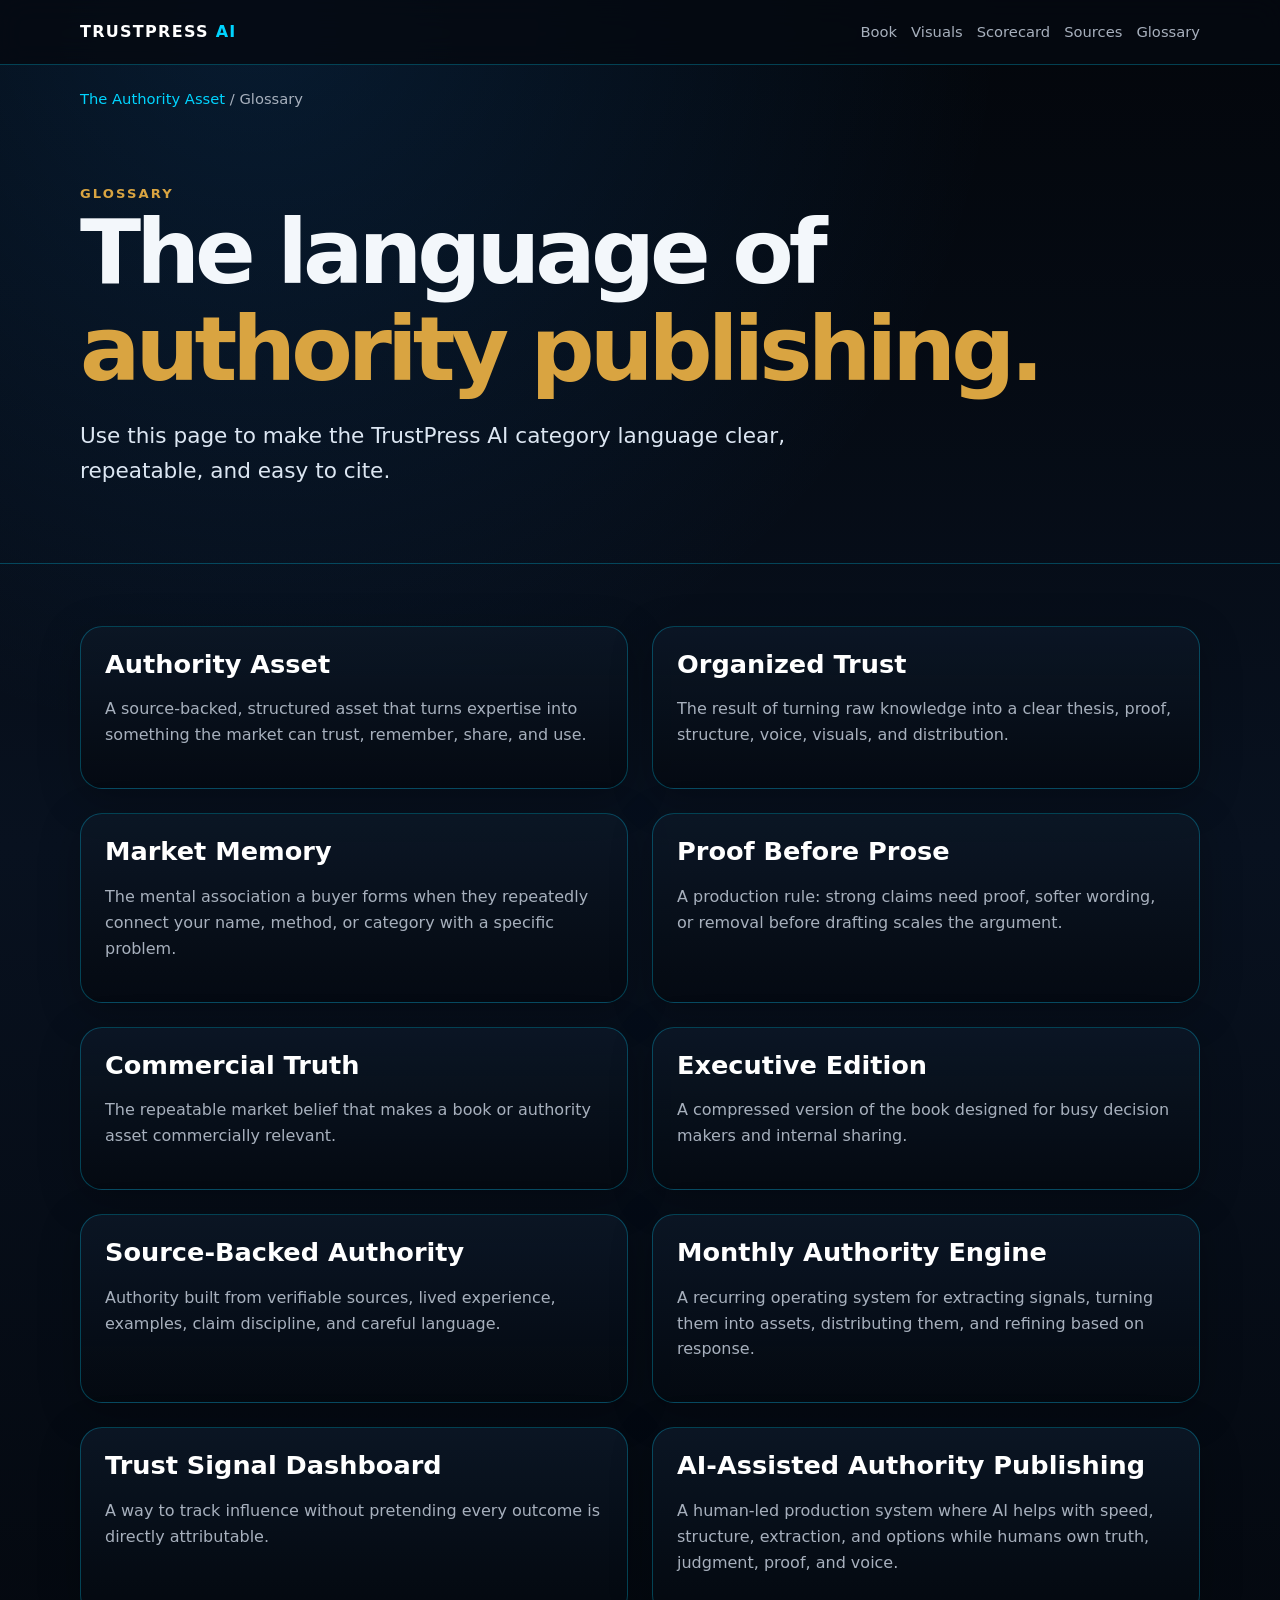
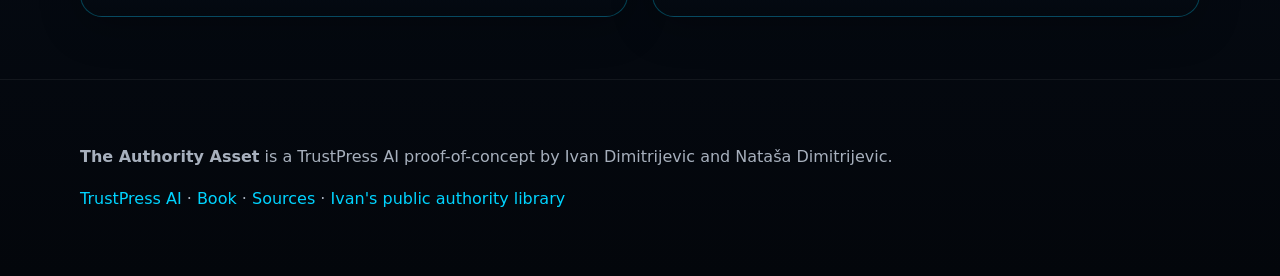
<file: trustpress-ai/authority-asset-glossary/index.html>
<!doctype html>
<html lang="en">
<head>
  <meta charset="utf-8">
  <meta name="viewport" content="width=device-width, initial-scale=1">
  <title>Authority Asset Glossary</title>
  <meta name="description" content="Definitions for authority asset, organized trust, market memory, proof before prose, and authority publishing systems.">
  <link rel="canonical" href="https://ivandimitry.github.io/trustpress-ai/authority-asset-glossary/">
  <meta property="og:title" content="Authority Asset Glossary">
  <meta property="og:description" content="Definitions for authority asset, organized trust, market memory, proof before prose, and authority publishing systems.">
  <meta property="og:type" content="website">
  <meta property="og:url" content="https://ivandimitry.github.io/trustpress-ai/authority-asset-glossary/">
  <meta property="og:image" content="https://ivandimitry.github.io/trustpress-ai/assets/images/cover.png">
  <meta name="twitter:card" content="summary_large_image">
  <link rel="stylesheet" href="https://ivandimitry.github.io/trustpress-ai/assets/css/styles.css">
  
</head>
<body>
<nav class="nav"><div class="container nav-inner"><a class="brand" href="https://ivandimitry.github.io/trustpress-ai/">TrustPress <span>AI</span></a><div class="nav-links"><a href="https://ivandimitry.github.io/trustpress-ai/the-authority-asset/">Book</a><a href="https://ivandimitry.github.io/trustpress-ai/the-authority-asset-visuals/">Visuals</a><a href="https://ivandimitry.github.io/trustpress-ai/authority-asset-scorecard/">Scorecard</a><a href="https://ivandimitry.github.io/trustpress-ai/the-authority-asset-sources/">Sources</a><a href="https://ivandimitry.github.io/trustpress-ai/authority-asset-glossary/">Glossary</a></div></div></nav>

<div class="container breadcrumb"><a href="https://ivandimitry.github.io/trustpress-ai/the-authority-asset/">The Authority Asset</a> / Glossary</div>
<header class="hero"><div class="container"><div class="eyebrow">Glossary</div><h1>The language of <span class="gold">authority publishing.</span></h1><p class="lede">Use this page to make the TrustPress AI category language clear, repeatable, and easy to cite.</p></div></header>
<section class="section"><div class="container grid-2"><div class="card"><h3>Authority Asset</h3><p class="muted">A source-backed, structured asset that turns expertise into something the market can trust, remember, share, and use.</p></div><div class="card"><h3>Organized Trust</h3><p class="muted">The result of turning raw knowledge into a clear thesis, proof, structure, voice, visuals, and distribution.</p></div><div class="card"><h3>Market Memory</h3><p class="muted">The mental association a buyer forms when they repeatedly connect your name, method, or category with a specific problem.</p></div><div class="card"><h3>Proof Before Prose</h3><p class="muted">A production rule: strong claims need proof, softer wording, or removal before drafting scales the argument.</p></div><div class="card"><h3>Commercial Truth</h3><p class="muted">The repeatable market belief that makes a book or authority asset commercially relevant.</p></div><div class="card"><h3>Executive Edition</h3><p class="muted">A compressed version of the book designed for busy decision makers and internal sharing.</p></div><div class="card"><h3>Source-Backed Authority</h3><p class="muted">Authority built from verifiable sources, lived experience, examples, claim discipline, and careful language.</p></div><div class="card"><h3>Monthly Authority Engine</h3><p class="muted">A recurring operating system for extracting signals, turning them into assets, distributing them, and refining based on response.</p></div><div class="card"><h3>Trust Signal Dashboard</h3><p class="muted">A way to track influence without pretending every outcome is directly attributable.</p></div><div class="card"><h3>AI-Assisted Authority Publishing</h3><p class="muted">A human-led production system where AI helps with speed, structure, extraction, and options while humans own truth, judgment, proof, and voice.</p></div></div></section>

<footer class="footer"><div class="container"><p><strong>The Authority Asset</strong> is a TrustPress AI proof-of-concept by Ivan Dimitrijevic and Nataša Dimitrijevic.</p><p><a href="https://ivandimitry.github.io/trustpress-ai/">TrustPress AI</a> · <a href="https://ivandimitry.github.io/trustpress-ai/the-authority-asset/">Book</a> · <a href="https://ivandimitry.github.io/trustpress-ai/the-authority-asset-sources/">Sources</a> · <a href="https://ivandimitry.github.io/">Ivan's public authority library</a></p></div></footer>
</body>
</html>
</file>
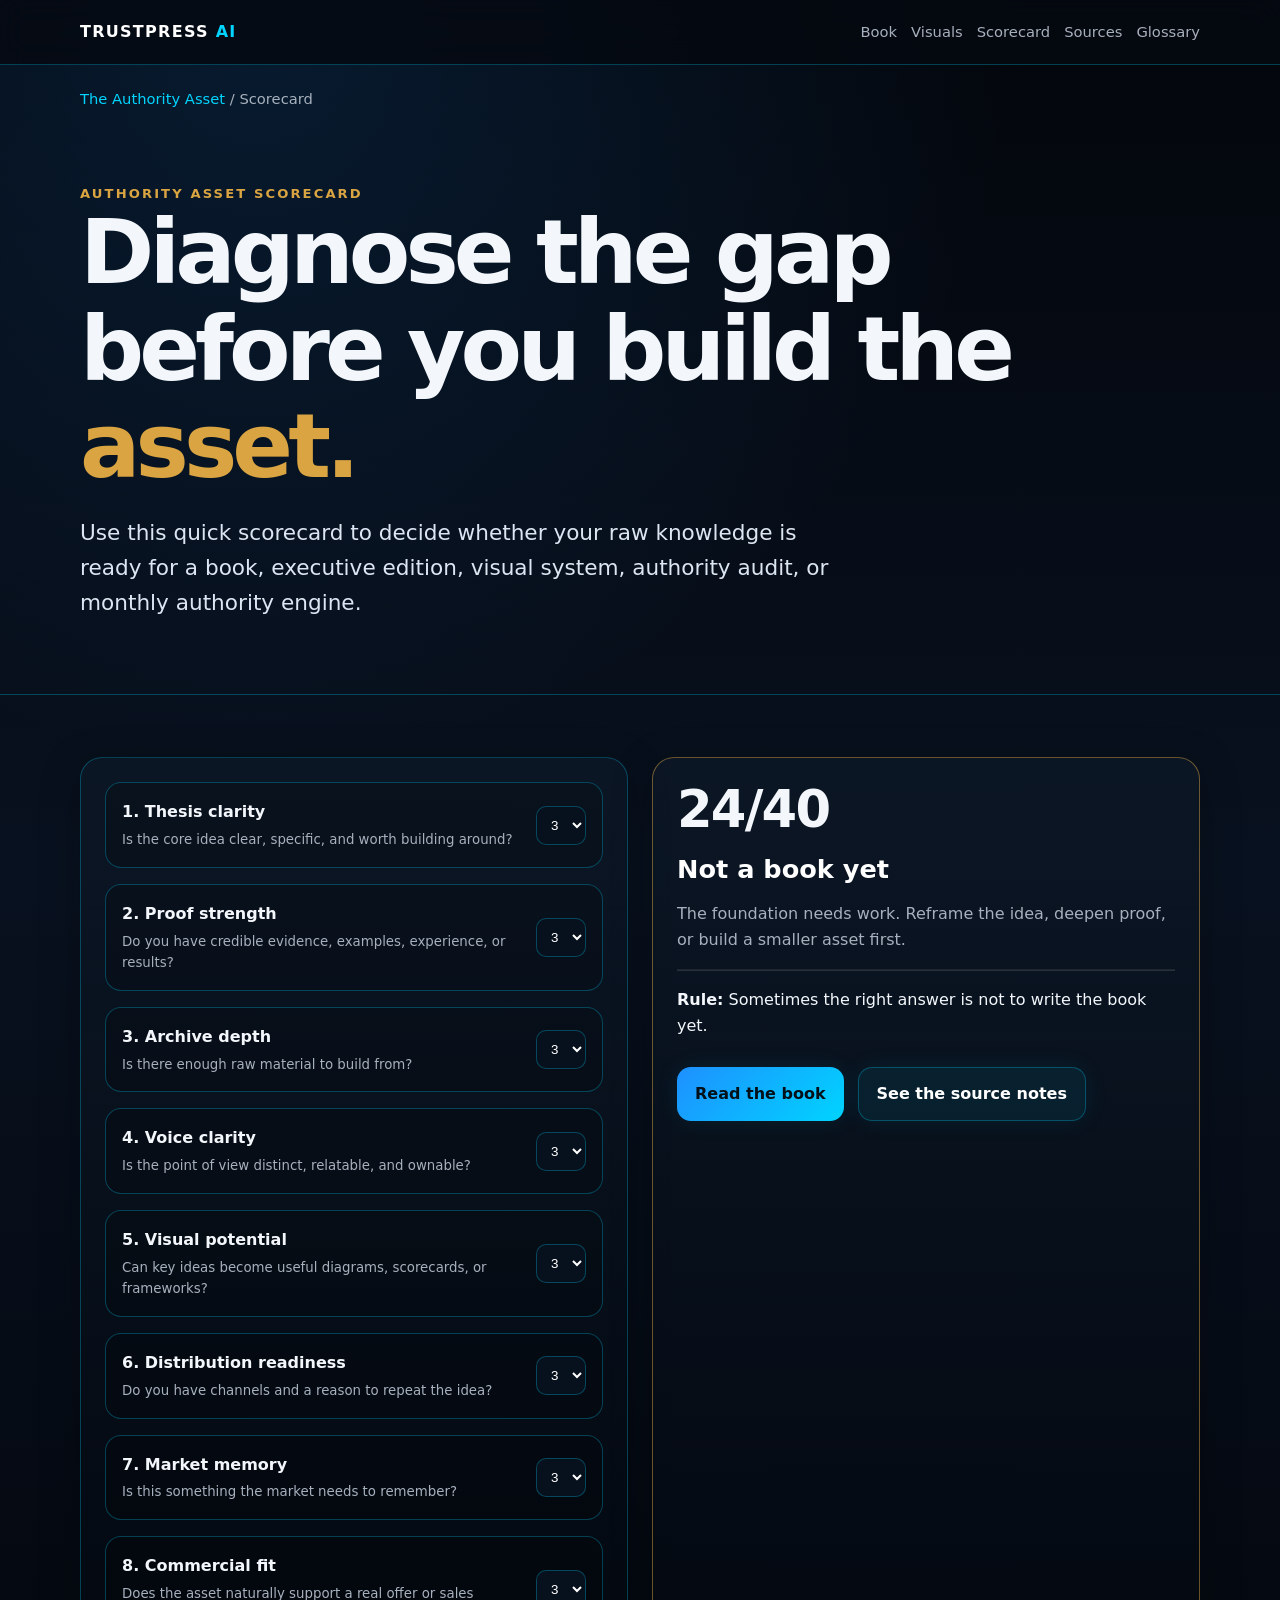
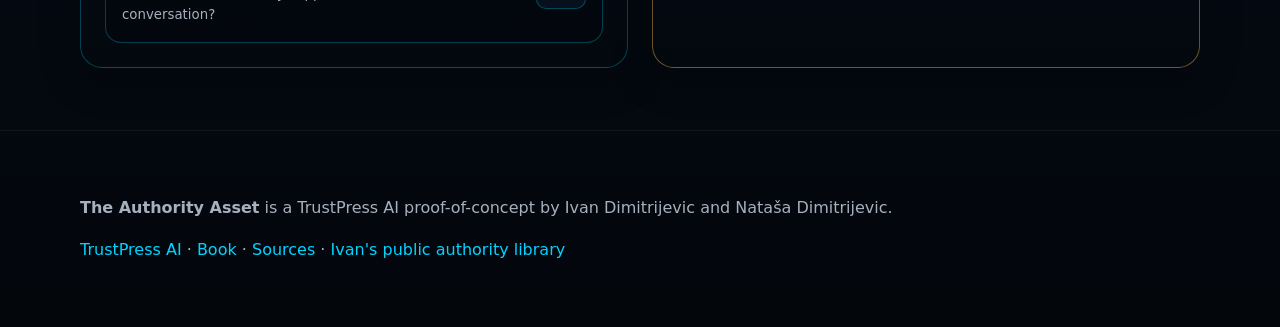
<file: trustpress-ai/authority-asset-scorecard/index.html>
<!doctype html>
<html lang="en">
<head>
  <meta charset="utf-8">
  <meta name="viewport" content="width=device-width, initial-scale=1">
  <title>Authority Asset Scorecard</title>
  <meta name="description" content="A diagnostic scorecard for deciding whether raw expert knowledge is ready to become an authority asset.">
  <link rel="canonical" href="https://ivandimitry.github.io/trustpress-ai/authority-asset-scorecard/">
  <meta property="og:title" content="Authority Asset Scorecard">
  <meta property="og:description" content="A diagnostic scorecard for deciding whether raw expert knowledge is ready to become an authority asset.">
  <meta property="og:type" content="website">
  <meta property="og:url" content="https://ivandimitry.github.io/trustpress-ai/authority-asset-scorecard/">
  <meta property="og:image" content="https://ivandimitry.github.io/trustpress-ai/assets/images/cover.png">
  <meta name="twitter:card" content="summary_large_image">
  <link rel="stylesheet" href="https://ivandimitry.github.io/trustpress-ai/assets/css/styles.css">
  
</head>
<body>
<nav class="nav"><div class="container nav-inner"><a class="brand" href="https://ivandimitry.github.io/trustpress-ai/">TrustPress <span>AI</span></a><div class="nav-links"><a href="https://ivandimitry.github.io/trustpress-ai/the-authority-asset/">Book</a><a href="https://ivandimitry.github.io/trustpress-ai/the-authority-asset-visuals/">Visuals</a><a href="https://ivandimitry.github.io/trustpress-ai/authority-asset-scorecard/">Scorecard</a><a href="https://ivandimitry.github.io/trustpress-ai/the-authority-asset-sources/">Sources</a><a href="https://ivandimitry.github.io/trustpress-ai/authority-asset-glossary/">Glossary</a></div></div></nav>

<div class="container breadcrumb"><a href="https://ivandimitry.github.io/trustpress-ai/the-authority-asset/">The Authority Asset</a> / Scorecard</div>
<header class="hero"><div class="container"><div class="eyebrow">Authority Asset Scorecard</div><h1>Diagnose the gap before you build the <span class="gold">asset.</span></h1><p class="lede">Use this quick scorecard to decide whether your raw knowledge is ready for a book, executive edition, visual system, authority audit, or monthly authority engine.</p></div></header>
<section class="section"><div class="container grid-2"><div class="card"><div class="score-grid"><div class="score-row"><div><label>1. Thesis clarity</label><small>Is the core idea clear, specific, and worth building around?</small></div><select class="score"><option value="1">1</option><option value="2">2</option><option value="3" selected>3</option><option value="4">4</option><option value="5">5</option></select></div><div class="score-row"><div><label>2. Proof strength</label><small>Do you have credible evidence, examples, experience, or results?</small></div><select class="score"><option value="1">1</option><option value="2">2</option><option value="3" selected>3</option><option value="4">4</option><option value="5">5</option></select></div><div class="score-row"><div><label>3. Archive depth</label><small>Is there enough raw material to build from?</small></div><select class="score"><option value="1">1</option><option value="2">2</option><option value="3" selected>3</option><option value="4">4</option><option value="5">5</option></select></div><div class="score-row"><div><label>4. Voice clarity</label><small>Is the point of view distinct, relatable, and ownable?</small></div><select class="score"><option value="1">1</option><option value="2">2</option><option value="3" selected>3</option><option value="4">4</option><option value="5">5</option></select></div><div class="score-row"><div><label>5. Visual potential</label><small>Can key ideas become useful diagrams, scorecards, or frameworks?</small></div><select class="score"><option value="1">1</option><option value="2">2</option><option value="3" selected>3</option><option value="4">4</option><option value="5">5</option></select></div><div class="score-row"><div><label>6. Distribution readiness</label><small>Do you have channels and a reason to repeat the idea?</small></div><select class="score"><option value="1">1</option><option value="2">2</option><option value="3" selected>3</option><option value="4">4</option><option value="5">5</option></select></div><div class="score-row"><div><label>7. Market memory</label><small>Is this something the market needs to remember?</small></div><select class="score"><option value="1">1</option><option value="2">2</option><option value="3" selected>3</option><option value="4">4</option><option value="5">5</option></select></div><div class="score-row"><div><label>8. Commercial fit</label><small>Does the asset naturally support a real offer or sales conversation?</small></div><select class="score"><option value="1">1</option><option value="2">2</option><option value="3" selected>3</option><option value="4">4</option><option value="5">5</option></select></div></div></div><div class="card gold-border"><h2 id="scoreTotal">0/40</h2><h3 id="scoreVerdict">Calculating…</h3><p id="scoreNote" class="muted"></p><hr style="border-color:rgba(255,255,255,.12)"><p><strong>Rule:</strong> Sometimes the right answer is not to write the book yet.</p><div class="btn-row"><a class="btn primary" href="https://ivandimitry.github.io/trustpress-ai/assets/docs/the-authority-asset.pdf">Read the book</a><a class="btn" href="https://ivandimitry.github.io/trustpress-ai/the-authority-asset-sources/">See the source notes</a></div></div></div></section>
<script>
function calcScore(){
  const vals=[...document.querySelectorAll('.score')].map(s=>Number(s.value));
  const total=vals.reduce((a,b)=>a+b,0);
  let verdict='Not a book yet'; let note='The foundation needs work. Reframe the idea, deepen proof, or build a smaller asset first.';
  if(total>=34){verdict='Ready to build'; note='Strong enough across key areas to begin a serious authority asset project.';}
  else if(total>=25){verdict='High potential, fix gaps first'; note='The raw material exists, but the weakest areas should be closed before full production.';}
  document.getElementById('scoreTotal').textContent=total+'/40';
  document.getElementById('scoreVerdict').textContent=verdict;
  document.getElementById('scoreNote').textContent=note;
}
document.addEventListener('change', calcScore); window.addEventListener('load', calcScore);
</script>


<footer class="footer"><div class="container"><p><strong>The Authority Asset</strong> is a TrustPress AI proof-of-concept by Ivan Dimitrijevic and Nataša Dimitrijevic.</p><p><a href="https://ivandimitry.github.io/trustpress-ai/">TrustPress AI</a> · <a href="https://ivandimitry.github.io/trustpress-ai/the-authority-asset/">Book</a> · <a href="https://ivandimitry.github.io/trustpress-ai/the-authority-asset-sources/">Sources</a> · <a href="https://ivandimitry.github.io/">Ivan's public authority library</a></p></div></footer>
</body>
</html>
</file>
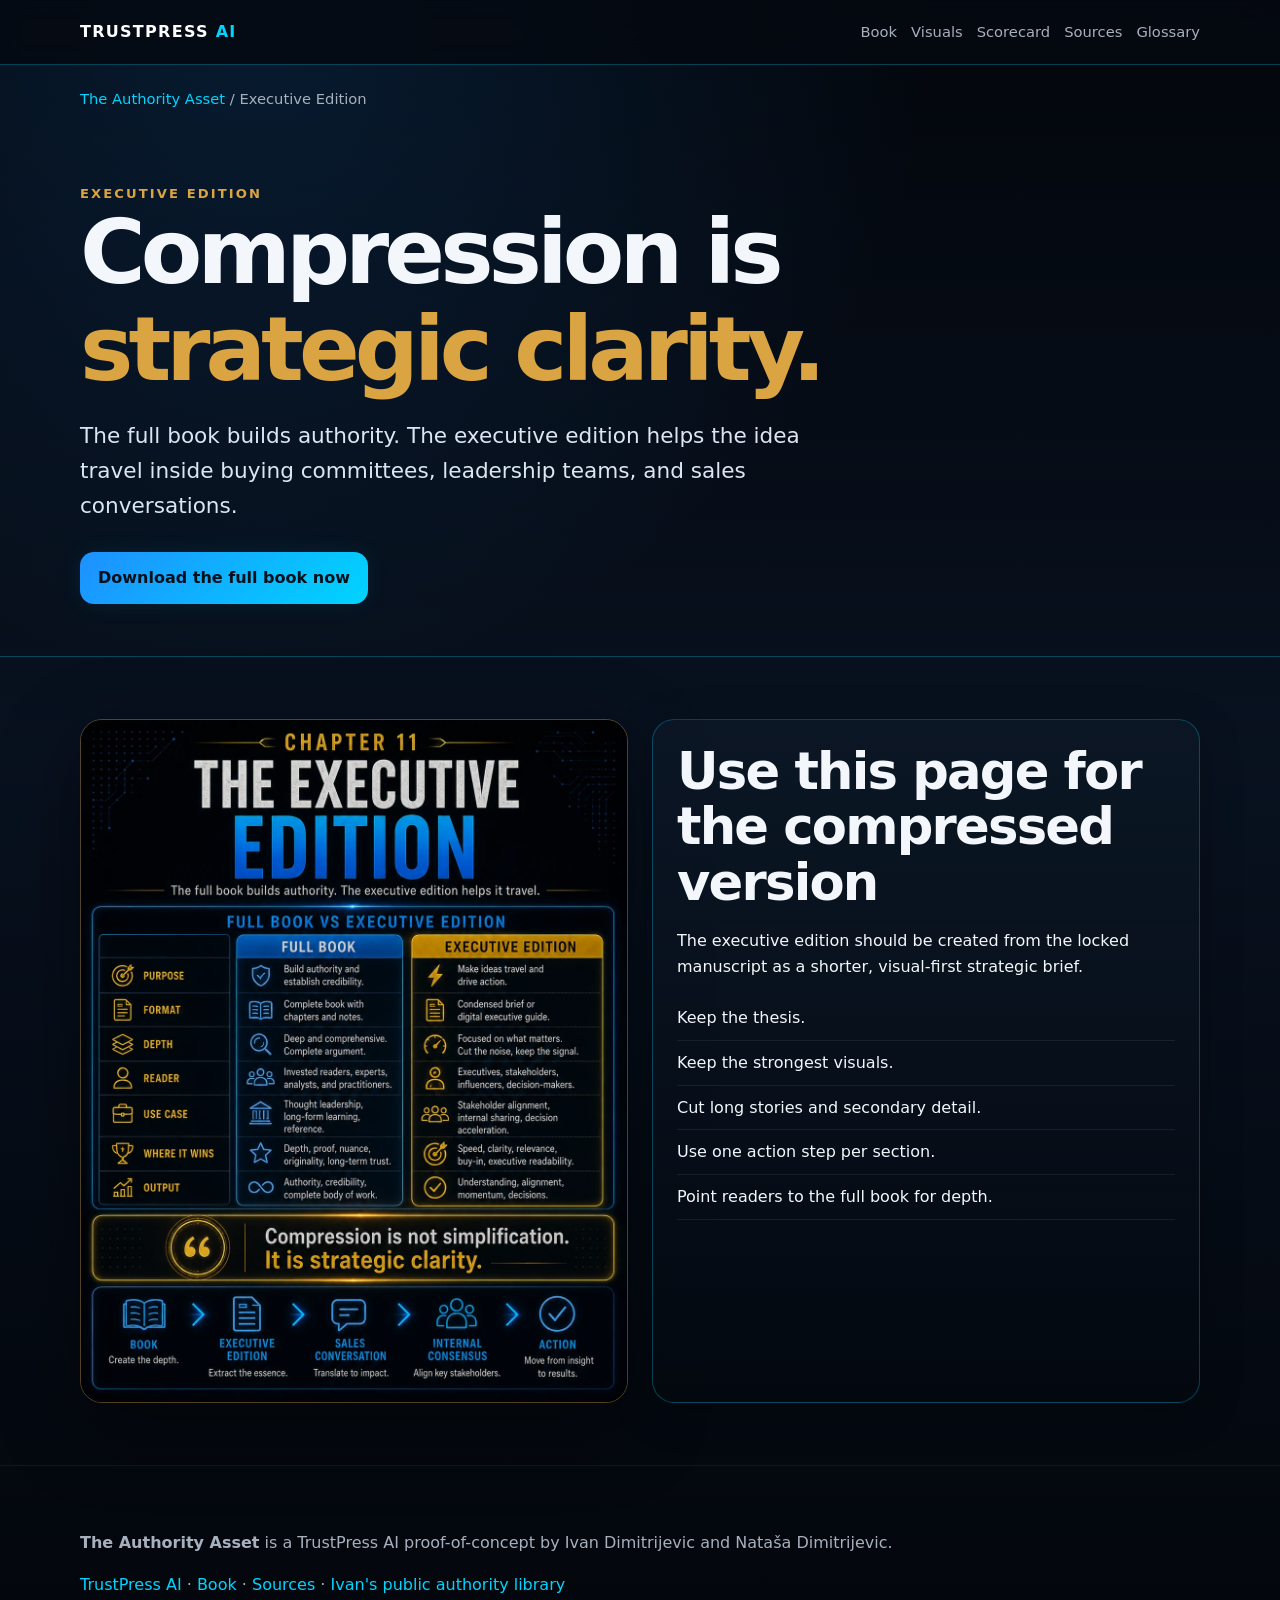
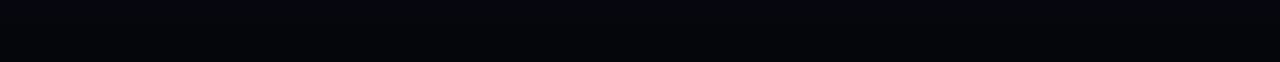
<file: trustpress-ai/the-authority-asset-executive-edition/index.html>
<!doctype html>
<html lang="en">
<head>
  <meta charset="utf-8">
  <meta name="viewport" content="width=device-width, initial-scale=1">
  <title>The Authority Asset — Executive Edition</title>
  <meta name="description" content="Executive edition page for The Authority Asset, a compressed visual-first authority asset for decision makers.">
  <link rel="canonical" href="https://ivandimitry.github.io/trustpress-ai/the-authority-asset-executive-edition/">
  <meta property="og:title" content="The Authority Asset — Executive Edition">
  <meta property="og:description" content="Executive edition page for The Authority Asset, a compressed visual-first authority asset for decision makers.">
  <meta property="og:type" content="website">
  <meta property="og:url" content="https://ivandimitry.github.io/trustpress-ai/the-authority-asset-executive-edition/">
  <meta property="og:image" content="https://ivandimitry.github.io/trustpress-ai/assets/images/cover.png">
  <meta name="twitter:card" content="summary_large_image">
  <link rel="stylesheet" href="https://ivandimitry.github.io/trustpress-ai/assets/css/styles.css">
  
</head>
<body>
<nav class="nav"><div class="container nav-inner"><a class="brand" href="https://ivandimitry.github.io/trustpress-ai/">TrustPress <span>AI</span></a><div class="nav-links"><a href="https://ivandimitry.github.io/trustpress-ai/the-authority-asset/">Book</a><a href="https://ivandimitry.github.io/trustpress-ai/the-authority-asset-visuals/">Visuals</a><a href="https://ivandimitry.github.io/trustpress-ai/authority-asset-scorecard/">Scorecard</a><a href="https://ivandimitry.github.io/trustpress-ai/the-authority-asset-sources/">Sources</a><a href="https://ivandimitry.github.io/trustpress-ai/authority-asset-glossary/">Glossary</a></div></div></nav>

<div class="container breadcrumb"><a href="https://ivandimitry.github.io/trustpress-ai/the-authority-asset/">The Authority Asset</a> / Executive Edition</div>
<header class="hero"><div class="container"><div class="eyebrow">Executive edition</div><h1>Compression is <span class="gold">strategic clarity.</span></h1><p class="lede">The full book builds authority. The executive edition helps the idea travel inside buying committees, leadership teams, and sales conversations.</p><div class="btn-row"><a class="btn primary" href="https://ivandimitry.github.io/trustpress-ai/assets/docs/the-authority-asset.pdf">Download the full book now</a></div></div></header>
<section class="section"><div class="container grid-2"><picture><source srcset="https://ivandimitry.github.io/trustpress-ai/assets/images/visuals/chapter-11-executive-edition.webp" type="image/webp"><img class="cover" src="https://ivandimitry.github.io/trustpress-ai/assets/images/visuals/chapter-11-executive-edition.png" alt="Full book vs executive edition visual"></picture><div class="card"><h2>Use this page for the compressed version</h2><p>The executive edition should be created from the locked manuscript as a shorter, visual-first strategic brief.</p><ul class="clean"><li>Keep the thesis.</li><li>Keep the strongest visuals.</li><li>Cut long stories and secondary detail.</li><li>Use one action step per section.</li><li>Point readers to the full book for depth.</li></ul></div></div></section>

<footer class="footer"><div class="container"><p><strong>The Authority Asset</strong> is a TrustPress AI proof-of-concept by Ivan Dimitrijevic and Nataša Dimitrijevic.</p><p><a href="https://ivandimitry.github.io/trustpress-ai/">TrustPress AI</a> · <a href="https://ivandimitry.github.io/trustpress-ai/the-authority-asset/">Book</a> · <a href="https://ivandimitry.github.io/trustpress-ai/the-authority-asset-sources/">Sources</a> · <a href="https://ivandimitry.github.io/">Ivan's public authority library</a></p></div></footer>
</body>
</html>
</file>
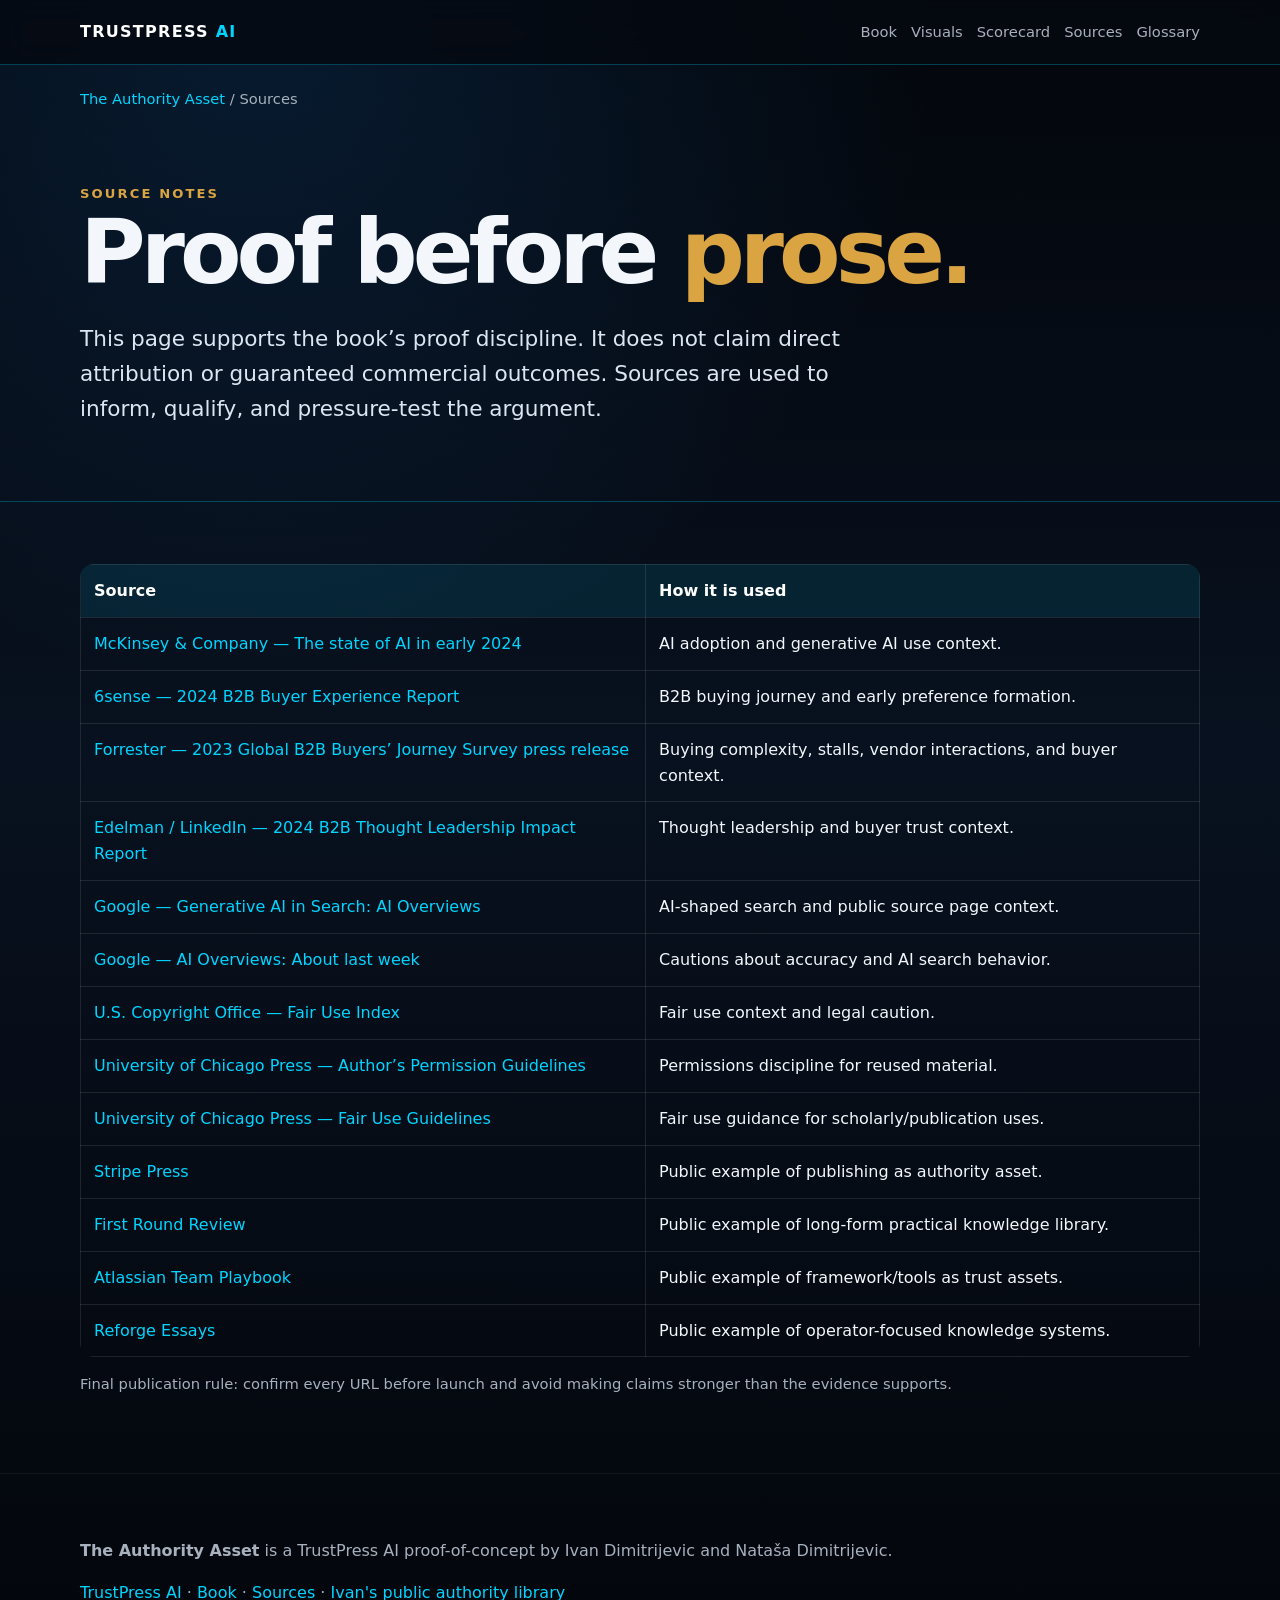
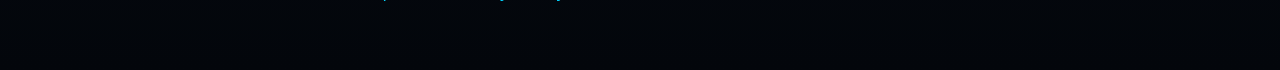
<file: trustpress-ai/the-authority-asset-sources/index.html>
<!doctype html>
<html lang="en">
<head>
  <meta charset="utf-8">
  <meta name="viewport" content="width=device-width, initial-scale=1">
  <title>The Authority Asset Source Notes</title>
  <meta name="description" content="Source notes and proof discipline for The Authority Asset book.">
  <link rel="canonical" href="https://ivandimitry.github.io/trustpress-ai/the-authority-asset-sources/">
  <meta property="og:title" content="The Authority Asset Source Notes">
  <meta property="og:description" content="Source notes and proof discipline for The Authority Asset book.">
  <meta property="og:type" content="website">
  <meta property="og:url" content="https://ivandimitry.github.io/trustpress-ai/the-authority-asset-sources/">
  <meta property="og:image" content="https://ivandimitry.github.io/trustpress-ai/assets/images/cover.png">
  <meta name="twitter:card" content="summary_large_image">
  <link rel="stylesheet" href="https://ivandimitry.github.io/trustpress-ai/assets/css/styles.css">
  
</head>
<body>
<nav class="nav"><div class="container nav-inner"><a class="brand" href="https://ivandimitry.github.io/trustpress-ai/">TrustPress <span>AI</span></a><div class="nav-links"><a href="https://ivandimitry.github.io/trustpress-ai/the-authority-asset/">Book</a><a href="https://ivandimitry.github.io/trustpress-ai/the-authority-asset-visuals/">Visuals</a><a href="https://ivandimitry.github.io/trustpress-ai/authority-asset-scorecard/">Scorecard</a><a href="https://ivandimitry.github.io/trustpress-ai/the-authority-asset-sources/">Sources</a><a href="https://ivandimitry.github.io/trustpress-ai/authority-asset-glossary/">Glossary</a></div></div></nav>

<div class="container breadcrumb"><a href="https://ivandimitry.github.io/trustpress-ai/the-authority-asset/">The Authority Asset</a> / Sources</div>
<header class="hero"><div class="container"><div class="eyebrow">Source notes</div><h1>Proof before <span class="gold">prose.</span></h1><p class="lede">This page supports the book’s proof discipline. It does not claim direct attribution or guaranteed commercial outcomes. Sources are used to inform, qualify, and pressure-test the argument.</p></div></header>
<section class="section"><div class="container"><table class="table"><thead><tr><th>Source</th><th>How it is used</th></tr></thead><tbody><tr><td><a href="https://www.mckinsey.com/capabilities/quantumblack/our-insights/the-state-of-ai-2024">McKinsey &amp; Company — The state of AI in early 2024</a></td><td>AI adoption and generative AI use context.</td></tr><tr><td><a href="https://6sense.com/science-of-b2b/2024-buyer-experience-report/">6sense — 2024 B2B Buyer Experience Report</a></td><td>B2B buying journey and early preference formation.</td></tr><tr><td><a href="https://www.forrester.com/press-newsroom/2023-forrester-b2b-buyers-journey/">Forrester — 2023 Global B2B Buyers’ Journey Survey press release</a></td><td>Buying complexity, stalls, vendor interactions, and buyer context.</td></tr><tr><td><a href="https://www.edelman.com/expertise/Business-Marketing/2024-b2b-thought-leadership-report">Edelman / LinkedIn — 2024 B2B Thought Leadership Impact Report</a></td><td>Thought leadership and buyer trust context.</td></tr><tr><td><a href="https://blog.google/products/search/generative-ai-google-search-may-2024/">Google — Generative AI in Search: AI Overviews</a></td><td>AI-shaped search and public source page context.</td></tr><tr><td><a href="https://blog.google/products/search/ai-overviews-update-may-2024/">Google — AI Overviews: About last week</a></td><td>Cautions about accuracy and AI search behavior.</td></tr><tr><td><a href="https://copyright.gov/fair-use/">U.S. Copyright Office — Fair Use Index</a></td><td>Fair use context and legal caution.</td></tr><tr><td><a href="https://press.uchicago.edu/resource/permissions.html">University of Chicago Press — Author’s Permission Guidelines</a></td><td>Permissions discipline for reused material.</td></tr><tr><td><a href="https://press.uchicago.edu/resource/fairuse.html">University of Chicago Press — Fair Use Guidelines</a></td><td>Fair use guidance for scholarly/publication uses.</td></tr><tr><td><a href="https://press.stripe.com/">Stripe Press</a></td><td>Public example of publishing as authority asset.</td></tr><tr><td><a href="https://review.firstround.com/">First Round Review</a></td><td>Public example of long-form practical knowledge library.</td></tr><tr><td><a href="https://www.atlassian.com/team-playbook">Atlassian Team Playbook</a></td><td>Public example of framework/tools as trust assets.</td></tr><tr><td><a href="https://www.reforge.com/blog">Reforge Essays</a></td><td>Public example of operator-focused knowledge systems.</td></tr></tbody></table><p class="note">Final publication rule: confirm every URL before launch and avoid making claims stronger than the evidence supports.</p></div></section>

<footer class="footer"><div class="container"><p><strong>The Authority Asset</strong> is a TrustPress AI proof-of-concept by Ivan Dimitrijevic and Nataša Dimitrijevic.</p><p><a href="https://ivandimitry.github.io/trustpress-ai/">TrustPress AI</a> · <a href="https://ivandimitry.github.io/trustpress-ai/the-authority-asset/">Book</a> · <a href="https://ivandimitry.github.io/trustpress-ai/the-authority-asset-sources/">Sources</a> · <a href="https://ivandimitry.github.io/">Ivan's public authority library</a></p></div></footer>
</body>
</html>
</file>
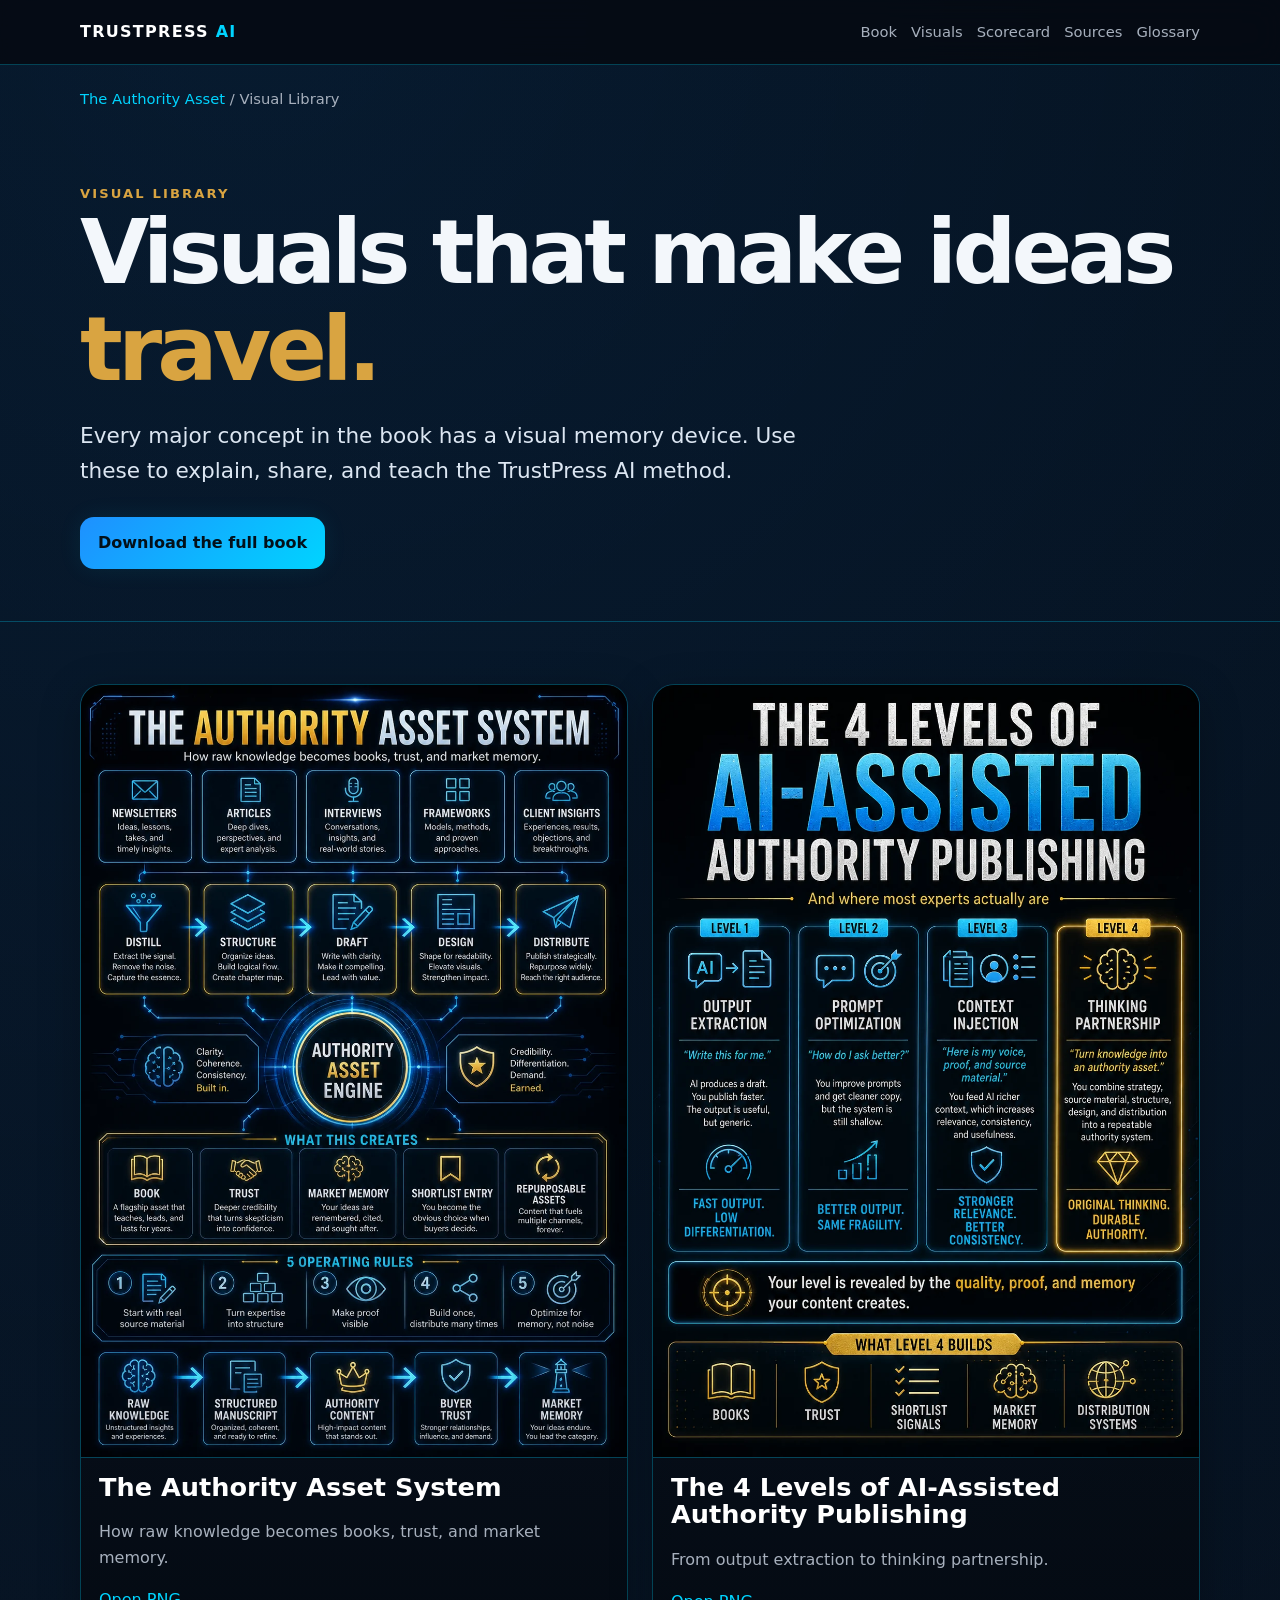
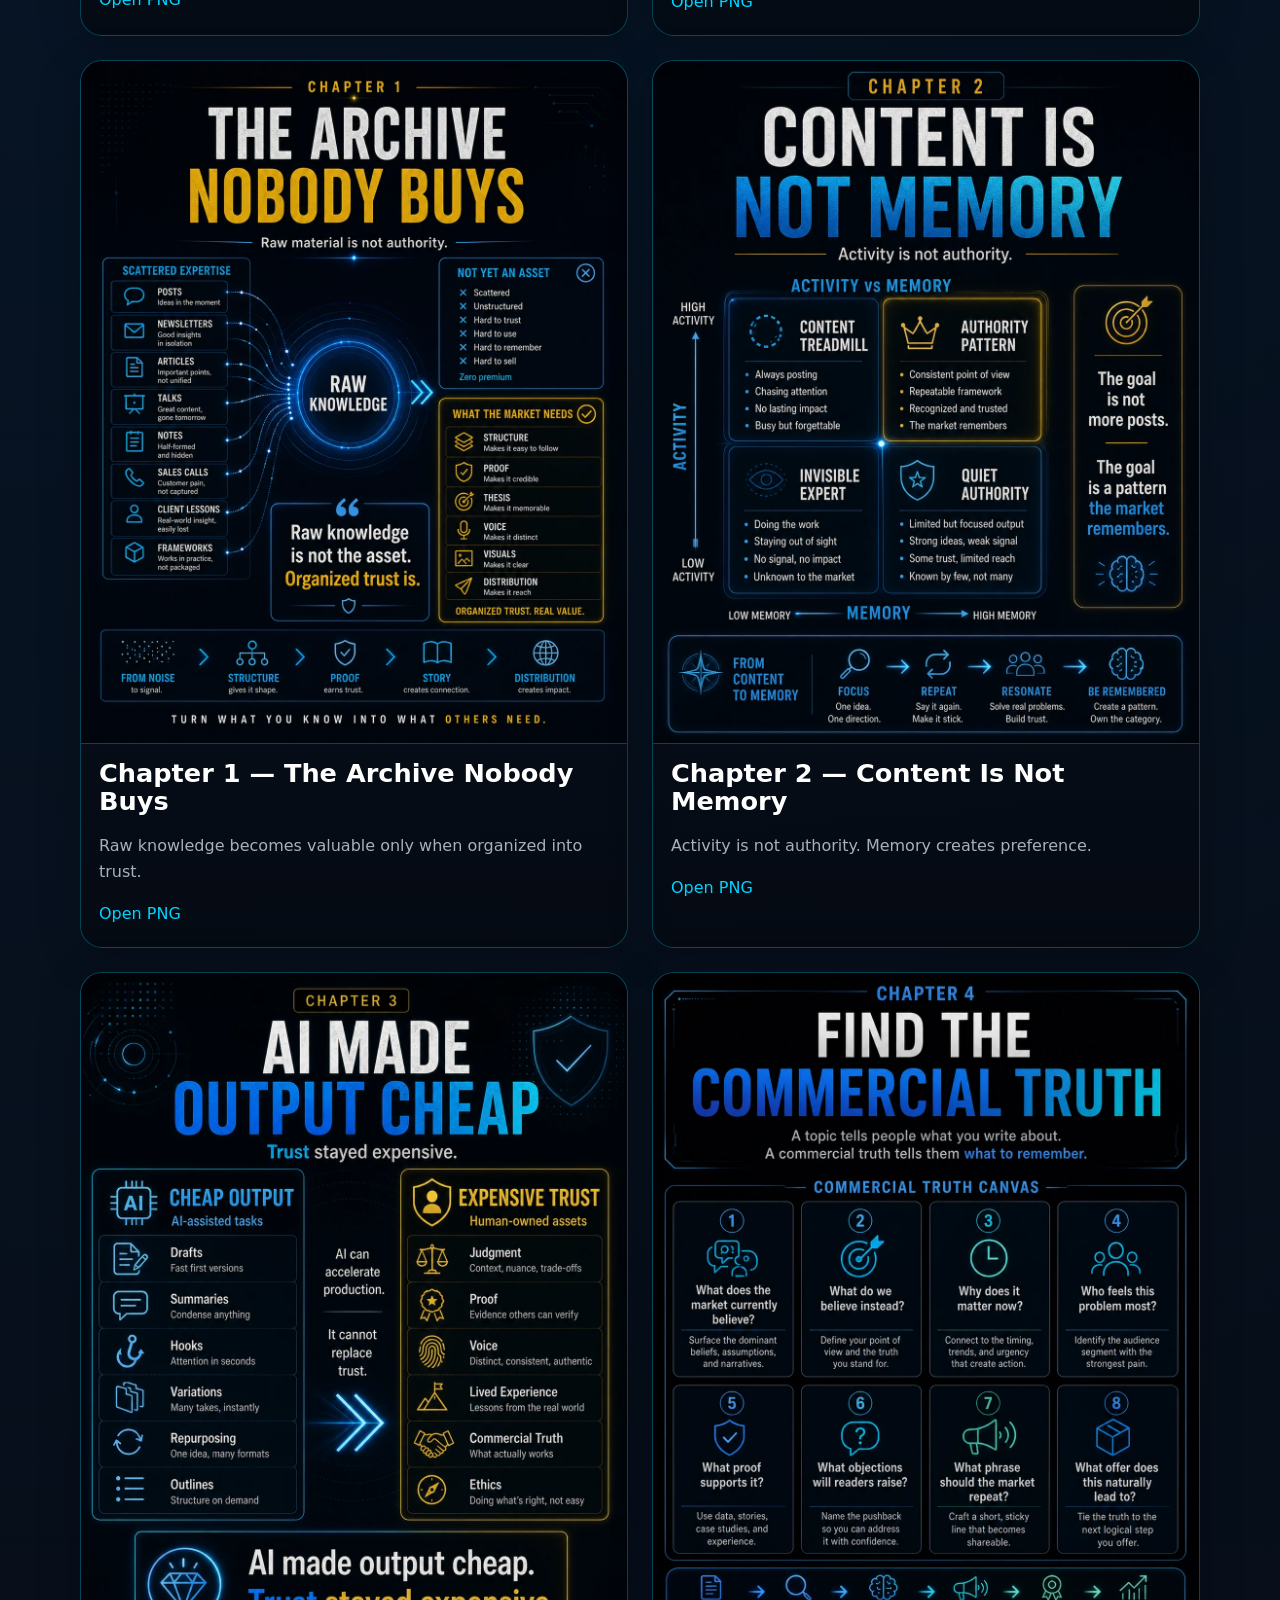
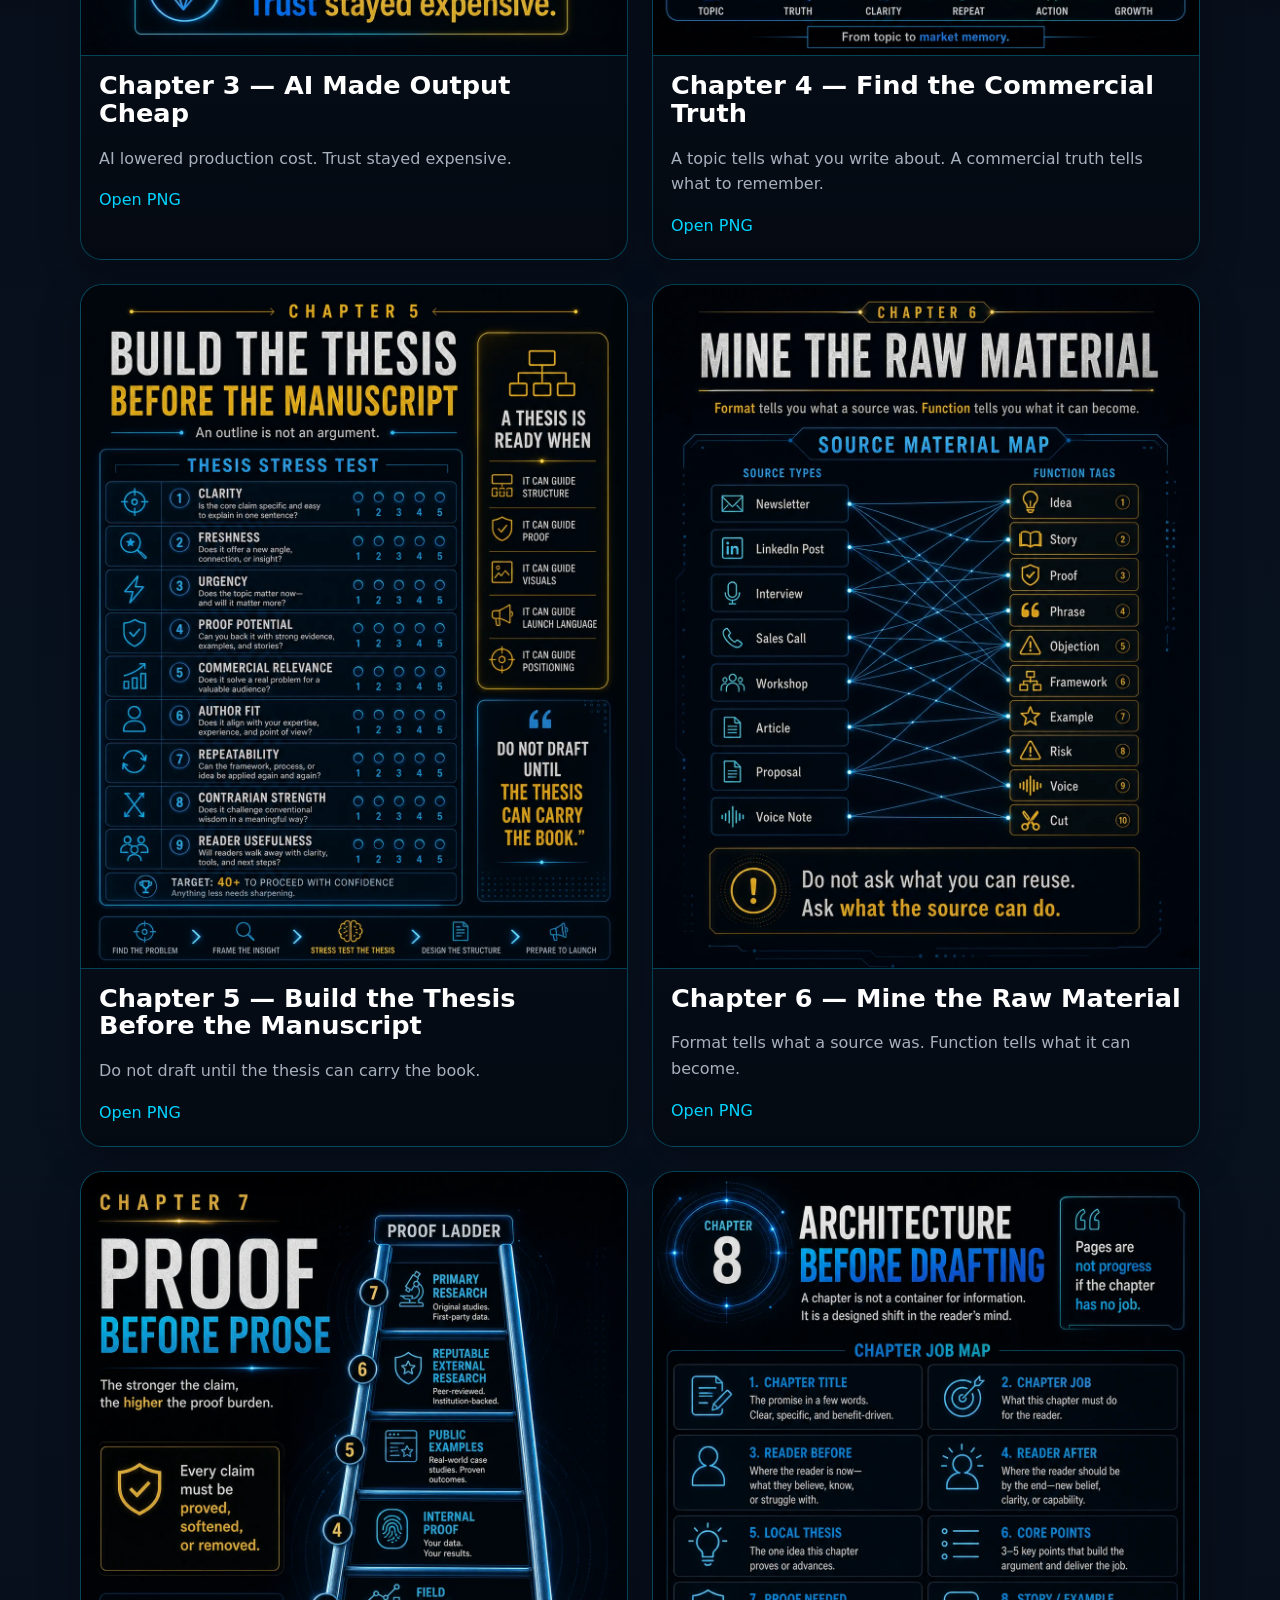
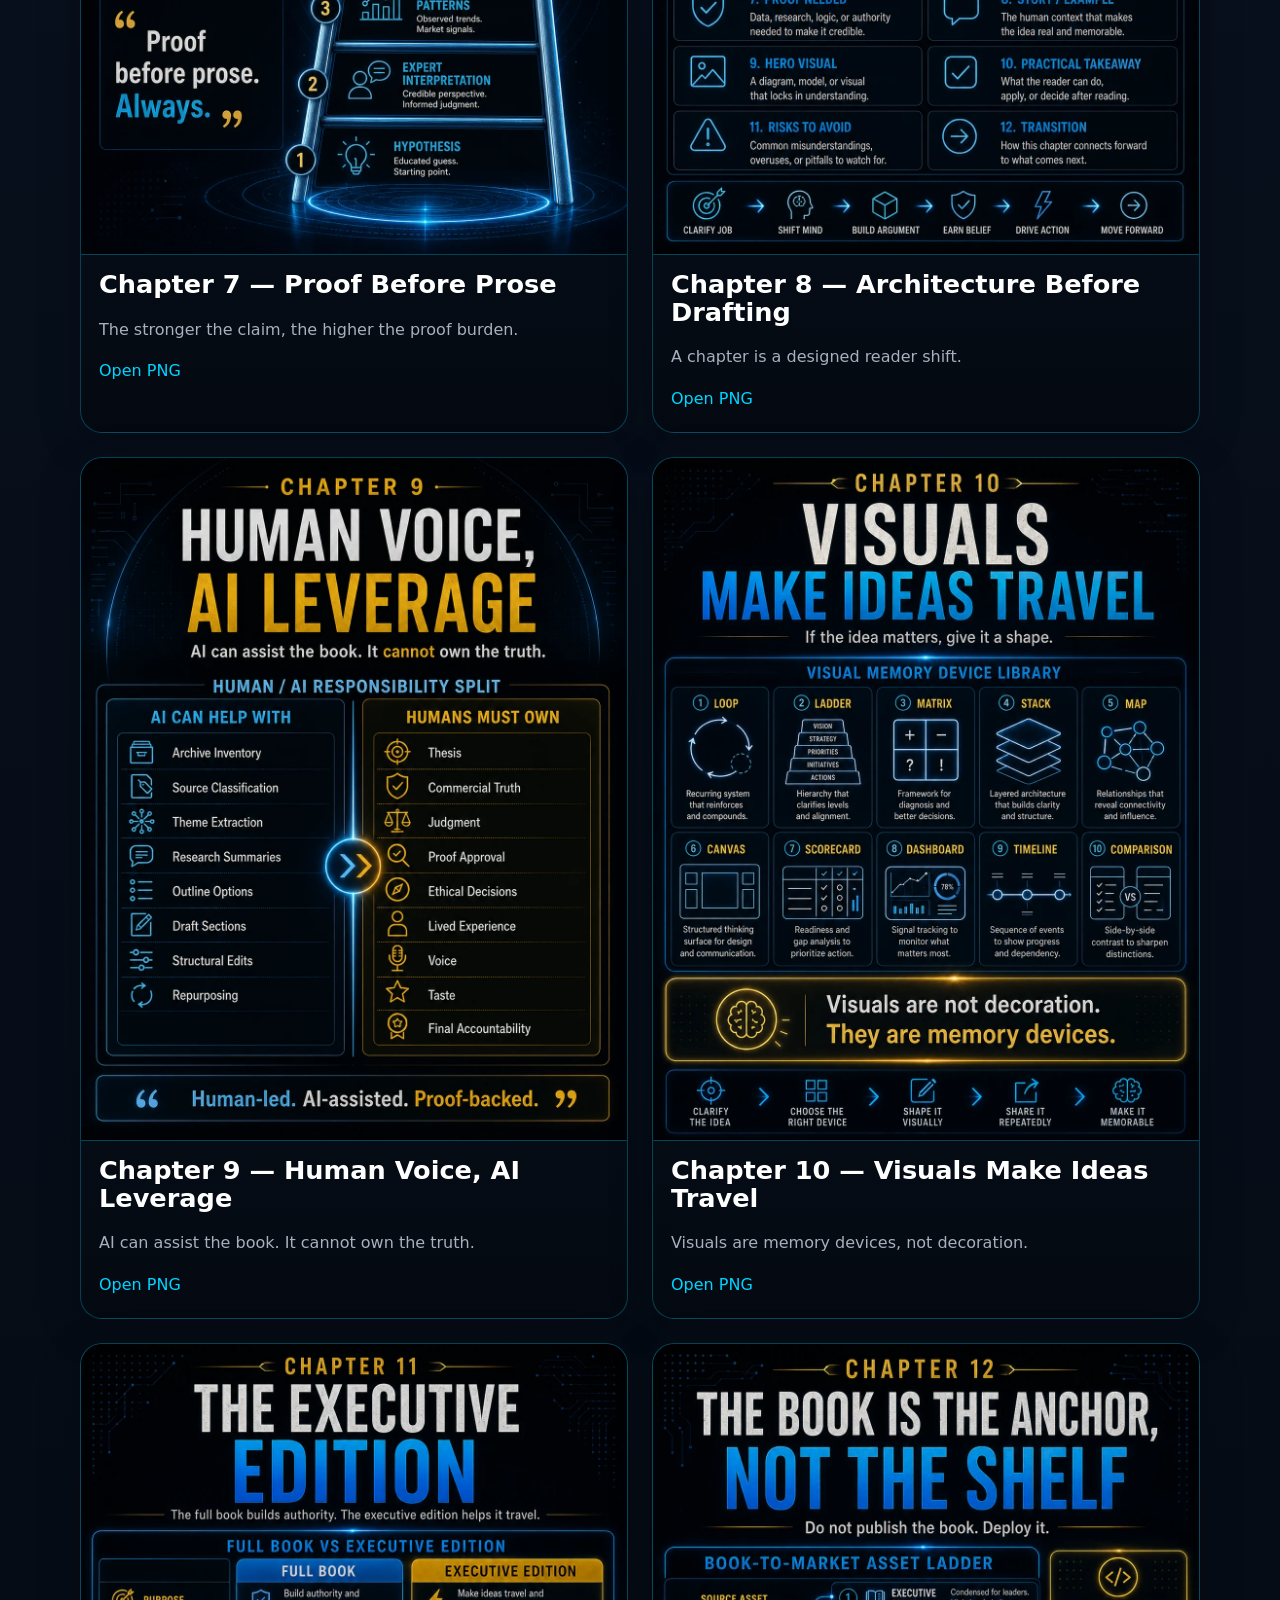
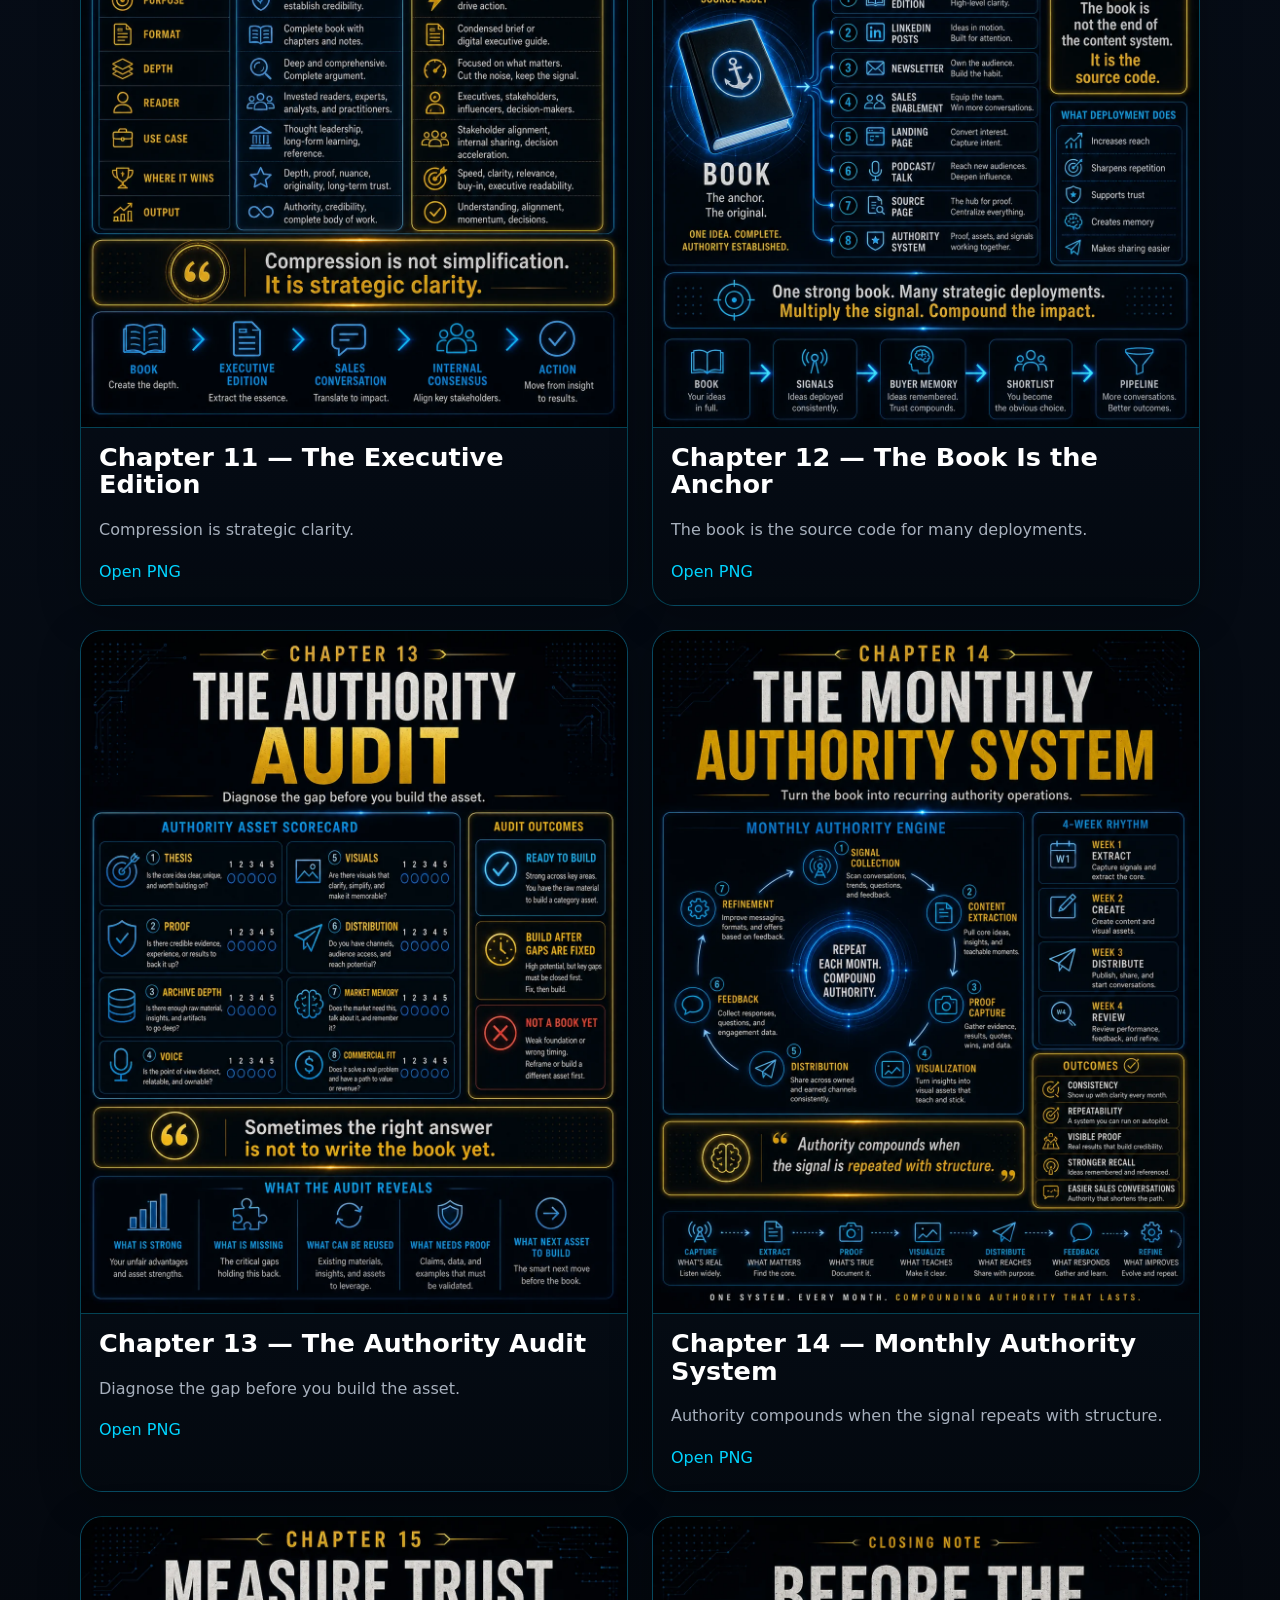
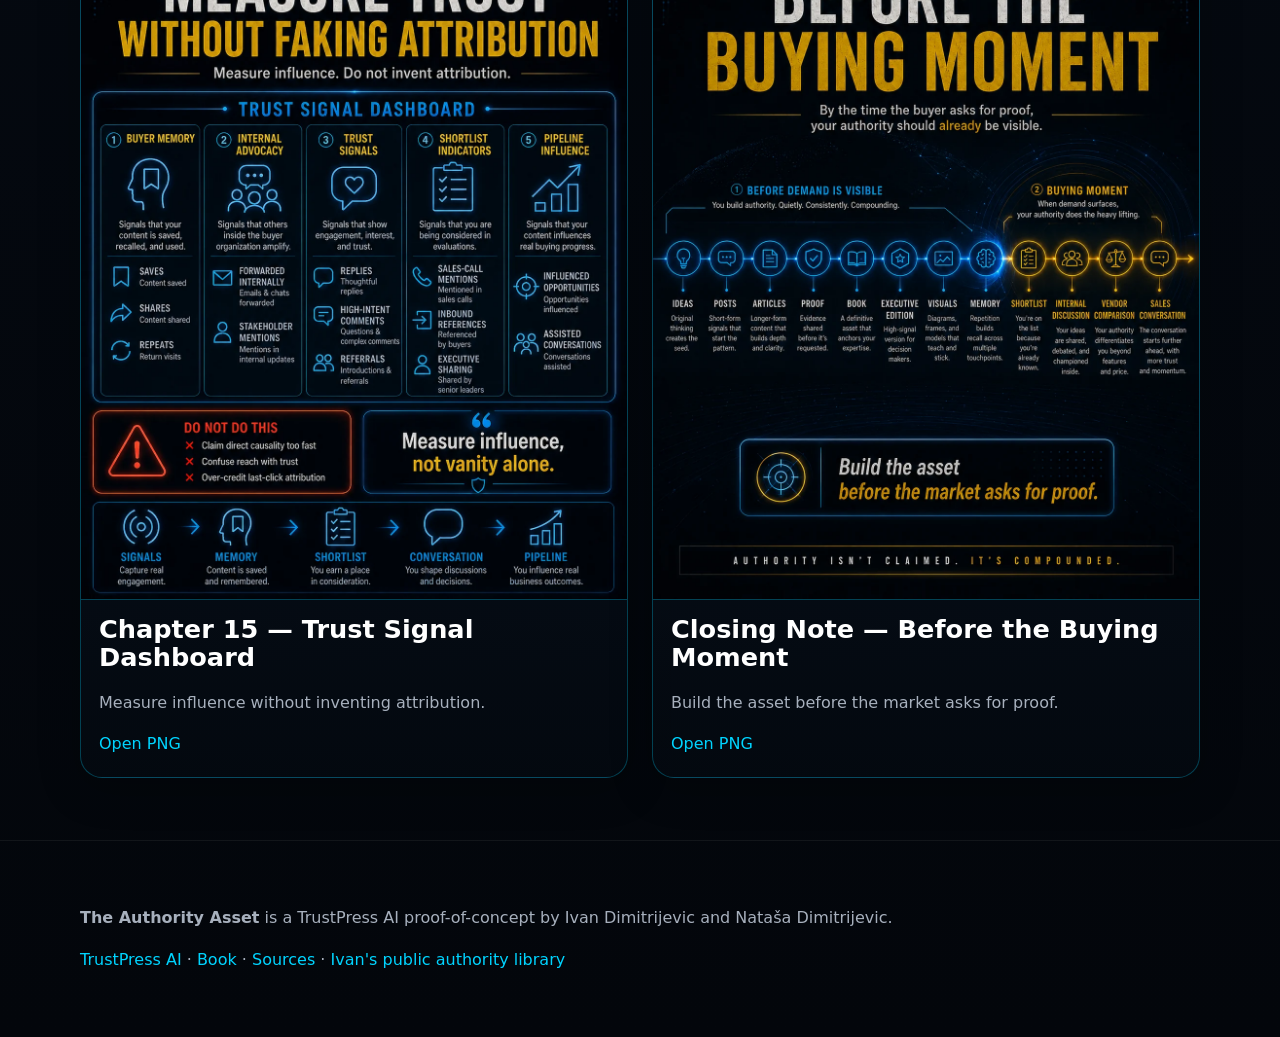
<file: trustpress-ai/the-authority-asset-visuals/index.html>
<!doctype html>
<html lang="en">
<head>
  <meta charset="utf-8">
  <meta name="viewport" content="width=device-width, initial-scale=1">
  <title>The Authority Asset Visual Library</title>
  <meta name="description" content="A visual library for The Authority Asset: chapter diagrams, trust systems, and authority publishing frameworks.">
  <link rel="canonical" href="https://ivandimitry.github.io/trustpress-ai/the-authority-asset-visuals/">
  <meta property="og:title" content="The Authority Asset Visual Library">
  <meta property="og:description" content="A visual library for The Authority Asset: chapter diagrams, trust systems, and authority publishing frameworks.">
  <meta property="og:type" content="website">
  <meta property="og:url" content="https://ivandimitry.github.io/trustpress-ai/the-authority-asset-visuals/">
  <meta property="og:image" content="https://ivandimitry.github.io/trustpress-ai/assets/images/cover.png">
  <meta name="twitter:card" content="summary_large_image">
  <link rel="stylesheet" href="https://ivandimitry.github.io/trustpress-ai/assets/css/styles.css">
  
</head>
<body>
<nav class="nav"><div class="container nav-inner"><a class="brand" href="https://ivandimitry.github.io/trustpress-ai/">TrustPress <span>AI</span></a><div class="nav-links"><a href="https://ivandimitry.github.io/trustpress-ai/the-authority-asset/">Book</a><a href="https://ivandimitry.github.io/trustpress-ai/the-authority-asset-visuals/">Visuals</a><a href="https://ivandimitry.github.io/trustpress-ai/authority-asset-scorecard/">Scorecard</a><a href="https://ivandimitry.github.io/trustpress-ai/the-authority-asset-sources/">Sources</a><a href="https://ivandimitry.github.io/trustpress-ai/authority-asset-glossary/">Glossary</a></div></div></nav>

<div class="container breadcrumb"><a href="https://ivandimitry.github.io/trustpress-ai/the-authority-asset/">The Authority Asset</a> / Visual Library</div>
<header class="hero"><div class="container"><div class="eyebrow">Visual library</div><h1>Visuals that make ideas <span class="gold">travel.</span></h1><p class="lede">Every major concept in the book has a visual memory device. Use these to explain, share, and teach the TrustPress AI method.</p><div class="btn-row"><a class="btn primary" href="https://ivandimitry.github.io/trustpress-ai/assets/docs/the-authority-asset.pdf">Download the full book</a></div></div></header>
<section class="section"><div class="container grid-2"><article class="card visual-card"><picture><source srcset="https://ivandimitry.github.io/trustpress-ai/assets/images/visuals/authority-asset-system.webp" type="image/webp"><img src="https://ivandimitry.github.io/trustpress-ai/assets/images/visuals/authority-asset-system.png" alt="The Authority Asset System"></picture><div class="cap"><h3>The Authority Asset System</h3><p class="muted">How raw knowledge becomes books, trust, and market memory.</p><a href="https://ivandimitry.github.io/trustpress-ai/assets/images/visuals/authority-asset-system.png">Open PNG</a></div></article><article class="card visual-card"><picture><source srcset="https://ivandimitry.github.io/trustpress-ai/assets/images/visuals/ai-assisted-authority-levels.webp" type="image/webp"><img src="https://ivandimitry.github.io/trustpress-ai/assets/images/visuals/ai-assisted-authority-levels.png" alt="The 4 Levels of AI-Assisted Authority Publishing"></picture><div class="cap"><h3>The 4 Levels of AI-Assisted Authority Publishing</h3><p class="muted">From output extraction to thinking partnership.</p><a href="https://ivandimitry.github.io/trustpress-ai/assets/images/visuals/ai-assisted-authority-levels.png">Open PNG</a></div></article><article class="card visual-card"><picture><source srcset="https://ivandimitry.github.io/trustpress-ai/assets/images/visuals/chapter-01-raw-knowledge.webp" type="image/webp"><img src="https://ivandimitry.github.io/trustpress-ai/assets/images/visuals/chapter-01-raw-knowledge.png" alt="Chapter 1 — The Archive Nobody Buys"></picture><div class="cap"><h3>Chapter 1 — The Archive Nobody Buys</h3><p class="muted">Raw knowledge becomes valuable only when organized into trust.</p><a href="https://ivandimitry.github.io/trustpress-ai/assets/images/visuals/chapter-01-raw-knowledge.png">Open PNG</a></div></article><article class="card visual-card"><picture><source srcset="https://ivandimitry.github.io/trustpress-ai/assets/images/visuals/chapter-02-content-memory.webp" type="image/webp"><img src="https://ivandimitry.github.io/trustpress-ai/assets/images/visuals/chapter-02-content-memory.png" alt="Chapter 2 — Content Is Not Memory"></picture><div class="cap"><h3>Chapter 2 — Content Is Not Memory</h3><p class="muted">Activity is not authority. Memory creates preference.</p><a href="https://ivandimitry.github.io/trustpress-ai/assets/images/visuals/chapter-02-content-memory.png">Open PNG</a></div></article><article class="card visual-card"><picture><source srcset="https://ivandimitry.github.io/trustpress-ai/assets/images/visuals/chapter-03-cheap-output-trust.webp" type="image/webp"><img src="https://ivandimitry.github.io/trustpress-ai/assets/images/visuals/chapter-03-cheap-output-trust.png" alt="Chapter 3 — AI Made Output Cheap"></picture><div class="cap"><h3>Chapter 3 — AI Made Output Cheap</h3><p class="muted">AI lowered production cost. Trust stayed expensive.</p><a href="https://ivandimitry.github.io/trustpress-ai/assets/images/visuals/chapter-03-cheap-output-trust.png">Open PNG</a></div></article><article class="card visual-card"><picture><source srcset="https://ivandimitry.github.io/trustpress-ai/assets/images/visuals/chapter-04-commercial-truth.webp" type="image/webp"><img src="https://ivandimitry.github.io/trustpress-ai/assets/images/visuals/chapter-04-commercial-truth.png" alt="Chapter 4 — Find the Commercial Truth"></picture><div class="cap"><h3>Chapter 4 — Find the Commercial Truth</h3><p class="muted">A topic tells what you write about. A commercial truth tells what to remember.</p><a href="https://ivandimitry.github.io/trustpress-ai/assets/images/visuals/chapter-04-commercial-truth.png">Open PNG</a></div></article><article class="card visual-card"><picture><source srcset="https://ivandimitry.github.io/trustpress-ai/assets/images/visuals/chapter-05-thesis-stress-test.webp" type="image/webp"><img src="https://ivandimitry.github.io/trustpress-ai/assets/images/visuals/chapter-05-thesis-stress-test.png" alt="Chapter 5 — Build the Thesis Before the Manuscript"></picture><div class="cap"><h3>Chapter 5 — Build the Thesis Before the Manuscript</h3><p class="muted">Do not draft until the thesis can carry the book.</p><a href="https://ivandimitry.github.io/trustpress-ai/assets/images/visuals/chapter-05-thesis-stress-test.png">Open PNG</a></div></article><article class="card visual-card"><picture><source srcset="https://ivandimitry.github.io/trustpress-ai/assets/images/visuals/chapter-06-source-map.webp" type="image/webp"><img src="https://ivandimitry.github.io/trustpress-ai/assets/images/visuals/chapter-06-source-map.png" alt="Chapter 6 — Mine the Raw Material"></picture><div class="cap"><h3>Chapter 6 — Mine the Raw Material</h3><p class="muted">Format tells what a source was. Function tells what it can become.</p><a href="https://ivandimitry.github.io/trustpress-ai/assets/images/visuals/chapter-06-source-map.png">Open PNG</a></div></article><article class="card visual-card"><picture><source srcset="https://ivandimitry.github.io/trustpress-ai/assets/images/visuals/chapter-07-proof-ladder.webp" type="image/webp"><img src="https://ivandimitry.github.io/trustpress-ai/assets/images/visuals/chapter-07-proof-ladder.png" alt="Chapter 7 — Proof Before Prose"></picture><div class="cap"><h3>Chapter 7 — Proof Before Prose</h3><p class="muted">The stronger the claim, the higher the proof burden.</p><a href="https://ivandimitry.github.io/trustpress-ai/assets/images/visuals/chapter-07-proof-ladder.png">Open PNG</a></div></article><article class="card visual-card"><picture><source srcset="https://ivandimitry.github.io/trustpress-ai/assets/images/visuals/chapter-08-chapter-job-map.webp" type="image/webp"><img src="https://ivandimitry.github.io/trustpress-ai/assets/images/visuals/chapter-08-chapter-job-map.png" alt="Chapter 8 — Architecture Before Drafting"></picture><div class="cap"><h3>Chapter 8 — Architecture Before Drafting</h3><p class="muted">A chapter is a designed reader shift.</p><a href="https://ivandimitry.github.io/trustpress-ai/assets/images/visuals/chapter-08-chapter-job-map.png">Open PNG</a></div></article><article class="card visual-card"><picture><source srcset="https://ivandimitry.github.io/trustpress-ai/assets/images/visuals/chapter-09-human-ai-split.webp" type="image/webp"><img src="https://ivandimitry.github.io/trustpress-ai/assets/images/visuals/chapter-09-human-ai-split.png" alt="Chapter 9 — Human Voice, AI Leverage"></picture><div class="cap"><h3>Chapter 9 — Human Voice, AI Leverage</h3><p class="muted">AI can assist the book. It cannot own the truth.</p><a href="https://ivandimitry.github.io/trustpress-ai/assets/images/visuals/chapter-09-human-ai-split.png">Open PNG</a></div></article><article class="card visual-card"><picture><source srcset="https://ivandimitry.github.io/trustpress-ai/assets/images/visuals/chapter-10-visual-memory.webp" type="image/webp"><img src="https://ivandimitry.github.io/trustpress-ai/assets/images/visuals/chapter-10-visual-memory.png" alt="Chapter 10 — Visuals Make Ideas Travel"></picture><div class="cap"><h3>Chapter 10 — Visuals Make Ideas Travel</h3><p class="muted">Visuals are memory devices, not decoration.</p><a href="https://ivandimitry.github.io/trustpress-ai/assets/images/visuals/chapter-10-visual-memory.png">Open PNG</a></div></article><article class="card visual-card"><picture><source srcset="https://ivandimitry.github.io/trustpress-ai/assets/images/visuals/chapter-11-executive-edition.webp" type="image/webp"><img src="https://ivandimitry.github.io/trustpress-ai/assets/images/visuals/chapter-11-executive-edition.png" alt="Chapter 11 — The Executive Edition"></picture><div class="cap"><h3>Chapter 11 — The Executive Edition</h3><p class="muted">Compression is strategic clarity.</p><a href="https://ivandimitry.github.io/trustpress-ai/assets/images/visuals/chapter-11-executive-edition.png">Open PNG</a></div></article><article class="card visual-card"><picture><source srcset="https://ivandimitry.github.io/trustpress-ai/assets/images/visuals/chapter-12-book-anchor.webp" type="image/webp"><img src="https://ivandimitry.github.io/trustpress-ai/assets/images/visuals/chapter-12-book-anchor.png" alt="Chapter 12 — The Book Is the Anchor"></picture><div class="cap"><h3>Chapter 12 — The Book Is the Anchor</h3><p class="muted">The book is the source code for many deployments.</p><a href="https://ivandimitry.github.io/trustpress-ai/assets/images/visuals/chapter-12-book-anchor.png">Open PNG</a></div></article><article class="card visual-card"><picture><source srcset="https://ivandimitry.github.io/trustpress-ai/assets/images/visuals/chapter-13-authority-audit.webp" type="image/webp"><img src="https://ivandimitry.github.io/trustpress-ai/assets/images/visuals/chapter-13-authority-audit.png" alt="Chapter 13 — The Authority Audit"></picture><div class="cap"><h3>Chapter 13 — The Authority Audit</h3><p class="muted">Diagnose the gap before you build the asset.</p><a href="https://ivandimitry.github.io/trustpress-ai/assets/images/visuals/chapter-13-authority-audit.png">Open PNG</a></div></article><article class="card visual-card"><picture><source srcset="https://ivandimitry.github.io/trustpress-ai/assets/images/visuals/chapter-14-monthly-authority.webp" type="image/webp"><img src="https://ivandimitry.github.io/trustpress-ai/assets/images/visuals/chapter-14-monthly-authority.png" alt="Chapter 14 — Monthly Authority System"></picture><div class="cap"><h3>Chapter 14 — Monthly Authority System</h3><p class="muted">Authority compounds when the signal repeats with structure.</p><a href="https://ivandimitry.github.io/trustpress-ai/assets/images/visuals/chapter-14-monthly-authority.png">Open PNG</a></div></article><article class="card visual-card"><picture><source srcset="https://ivandimitry.github.io/trustpress-ai/assets/images/visuals/chapter-15-trust-dashboard.webp" type="image/webp"><img src="https://ivandimitry.github.io/trustpress-ai/assets/images/visuals/chapter-15-trust-dashboard.png" alt="Chapter 15 — Trust Signal Dashboard"></picture><div class="cap"><h3>Chapter 15 — Trust Signal Dashboard</h3><p class="muted">Measure influence without inventing attribution.</p><a href="https://ivandimitry.github.io/trustpress-ai/assets/images/visuals/chapter-15-trust-dashboard.png">Open PNG</a></div></article><article class="card visual-card"><picture><source srcset="https://ivandimitry.github.io/trustpress-ai/assets/images/visuals/closing-before-buying-moment.webp" type="image/webp"><img src="https://ivandimitry.github.io/trustpress-ai/assets/images/visuals/closing-before-buying-moment.png" alt="Closing Note — Before the Buying Moment"></picture><div class="cap"><h3>Closing Note — Before the Buying Moment</h3><p class="muted">Build the asset before the market asks for proof.</p><a href="https://ivandimitry.github.io/trustpress-ai/assets/images/visuals/closing-before-buying-moment.png">Open PNG</a></div></article></div></section>

<footer class="footer"><div class="container"><p><strong>The Authority Asset</strong> is a TrustPress AI proof-of-concept by Ivan Dimitrijevic and Nataša Dimitrijevic.</p><p><a href="https://ivandimitry.github.io/trustpress-ai/">TrustPress AI</a> · <a href="https://ivandimitry.github.io/trustpress-ai/the-authority-asset/">Book</a> · <a href="https://ivandimitry.github.io/trustpress-ai/the-authority-asset-sources/">Sources</a> · <a href="https://ivandimitry.github.io/">Ivan's public authority library</a></p></div></footer>
</body>
</html>
</file>
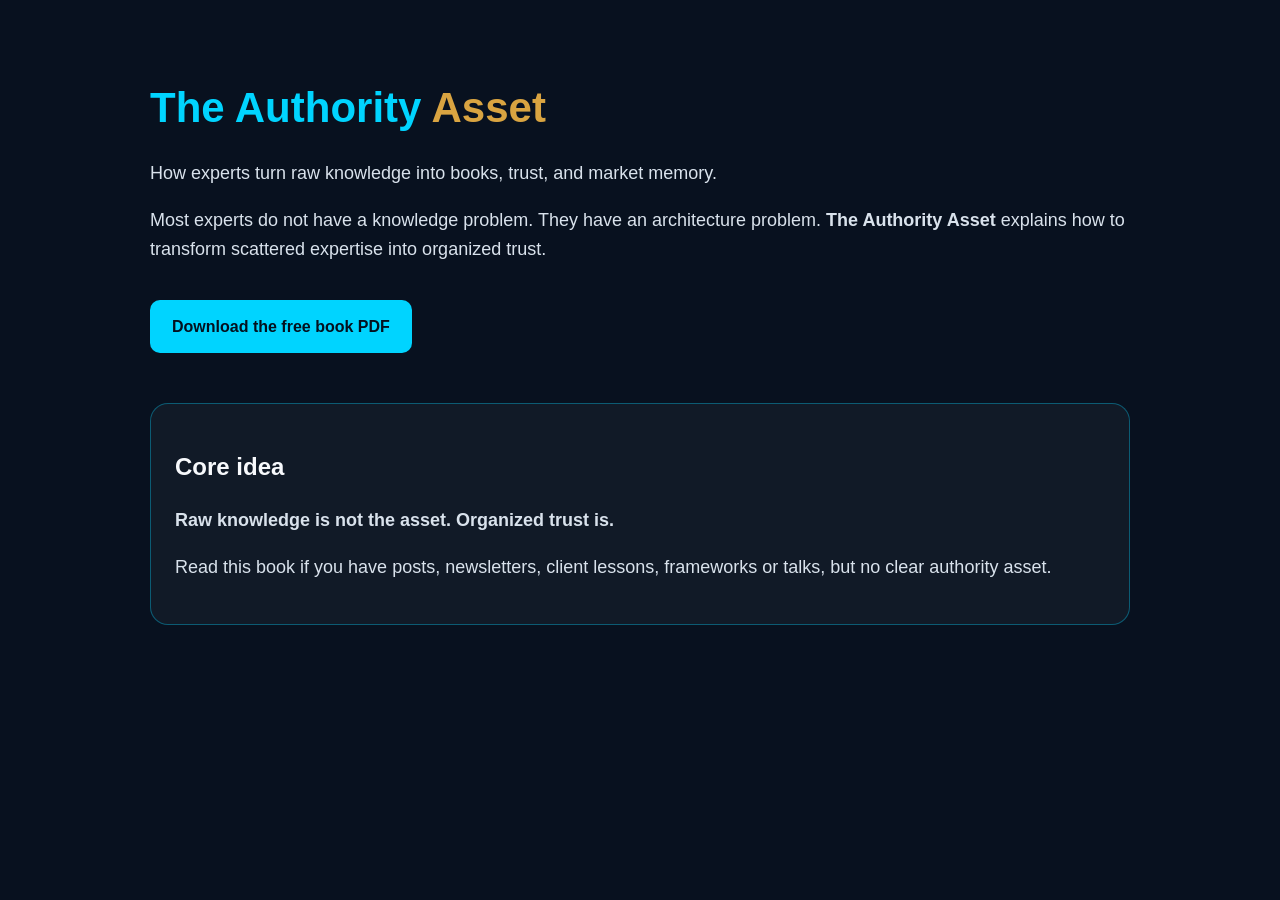
<file: trustpress-ai/the-authority-asset/index.html>
<!doctype html>
<html lang="en">
<head>
  <meta charset="utf-8">
  <meta name="viewport" content="width=device-width, initial-scale=1">
  <title>The Authority Asset | TrustPress AI</title>
  <meta name="description" content="The Authority Asset: How Experts Turn Raw Knowledge Into Books, Trust, and Market Memory. A TrustPress AI proof-of-concept.">
  <style>
    body { margin:0; font-family:Arial,sans-serif; background:#08111F; color:#F7F9FC; line-height:1.6; }
    .wrap { max-width:980px; margin:0 auto; padding:56px 24px; }
    h1 { font-size:42px; margin:18px 0; color:#00D4FF; }
    h1 span { color:#D9A441; }
    p { font-size:18px; color:#D9E2EC; }
    .cta { display:inline-block; margin:18px 12px 18px 0; padding:14px 22px; border-radius:10px; background:#00D4FF; color:#04111F; font-weight:800; text-decoration:none; }
    .box { border:1px solid rgba(0,212,255,.35); background:rgba(255,255,255,.04); border-radius:18px; padding:24px; margin-top:32px; }
    a { color:#00D4FF; }
  </style>
</head>
<body>
  <main class="wrap">
    <h1>The Authority <span>Asset</span></h1>
    <p>How experts turn raw knowledge into books, trust, and market memory.</p>
    <p>Most experts do not have a knowledge problem. They have an architecture problem. <strong>The Authority Asset</strong> explains how to transform scattered expertise into organized trust.</p>
    <a class="cta" href="./the-authority-asset.pdf">Download the free book PDF</a>
    <div class="box">
      <h2>Core idea</h2>
      <p><strong>Raw knowledge is not the asset. Organized trust is.</strong></p>
      <p>Read this book if you have posts, newsletters, client lessons, frameworks or talks, but no clear authority asset.</p>
    </div>
  </main>
</body>
</html>
</file>
